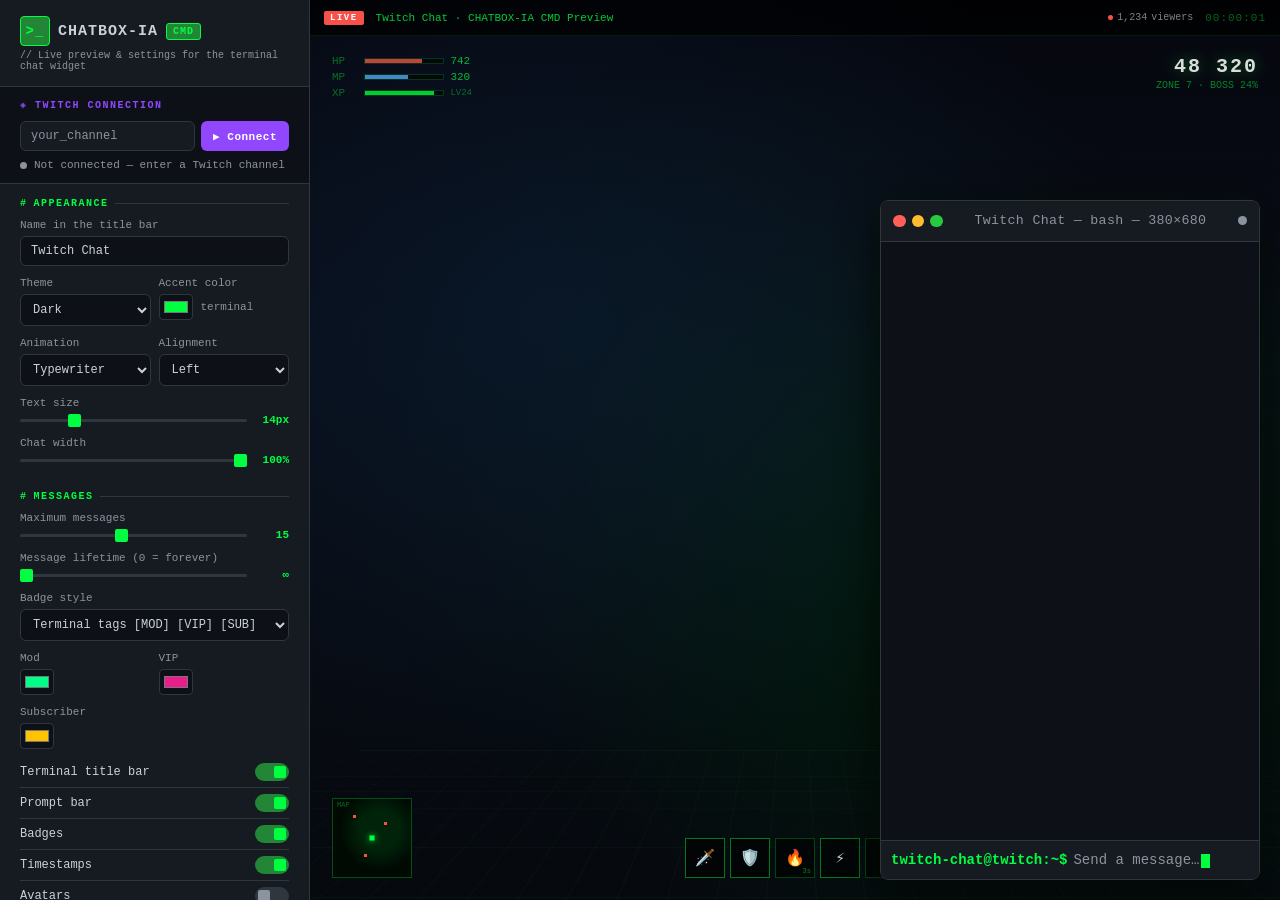
<file: index.html>
<!DOCTYPE html>
<html lang="en">
<head>
  <meta charset="UTF-8">
  <meta name="viewport" content="width=device-width, initial-scale=1.0">
  <title>CHATBOX-IA CMD · Viewer</title>
  <style>
    /* ── Reset & base ── */
    *, *::before, *::after { box-sizing: border-box; margin: 0; padding: 0; }

    :root {
      --bg:          #0d1117;
      --panel:       #161b22;
      --panel-border:#30363d;
      --panel-hover: #1c2128;
      --accent:      #00ff41;
      --accent-dim:  #238636;
      --text:        #c9d1d9;
      --text-muted:  #8b949e;
      --danger:      #f85149;
      --gold:        #e3b341;
      --radius:      6px;
    }

    html, body {
      height: 100%;
      font-family: 'Courier New', Courier, monospace;
      background: var(--bg);
      color: var(--text);
      overflow: hidden;
    }

    /* ── Layout ── */
    .layout {
      display: flex;
      height: 100vh;
      overflow: hidden;
    }

    /* =====================================================
       SIDEBAR
    ===================================================== */
    .sidebar {
      width: 310px;
      min-width: 310px;
      height: 100vh;
      background: var(--panel);
      border-right: 1px solid var(--panel-border);
      display: flex;
      flex-direction: column;
      overflow: hidden;
    }

    /* Logo */
    .sidebar-logo {
      padding: 16px 20px 14px;
      border-bottom: 1px solid var(--panel-border);
      flex-shrink: 0;
    }

    .logo-title {
      display: flex;
      align-items: center;
      gap: 8px;
      font-size: 15px;
      font-weight: 700;
      letter-spacing: 1px;
    }

    .logo-icon {
      width: 30px;
      height: 30px;
      background: var(--accent-dim);
      border-radius: 4px;
      display: flex;
      align-items: center;
      justify-content: center;
      font-size: 14px;
      color: var(--accent);
      border: 1px solid var(--accent);
      flex-shrink: 0;
    }

    .logo-badge {
      font-size: 10px;
      font-weight: 700;
      background: var(--accent-dim);
      color: var(--accent);
      padding: 2px 6px;
      border-radius: 3px;
      letter-spacing: 1px;
      border: 1px solid var(--accent);
    }

    .logo-sub {
      font-size: 10px;
      color: var(--text-muted);
      margin-top: 4px;
    }

    /* Scrollable content */
    .sidebar-scroll {
      flex: 1;
      overflow-y: auto;
      padding: 0 0 20px;
      scrollbar-width: thin;
      scrollbar-color: #30363d transparent;
    }

    .sidebar-scroll::-webkit-scrollbar       { width: 4px; }
    .sidebar-scroll::-webkit-scrollbar-thumb { background: #30363d; border-radius: 2px; }

    /* ── Twitch connection ── */
    .twitch-section {
      padding: 12px 20px;
      background: #0d1117;
      border-bottom: 1px solid var(--panel-border);
      flex-shrink: 0;
    }

    .twitch-section-title {
      font-size: 10px;
      font-weight: 700;
      letter-spacing: 1.5px;
      color: #9147FF;
      text-transform: uppercase;
      margin-bottom: 10px;
      display: flex;
      align-items: center;
      gap: 6px;
    }

    .twitch-row {
      display: flex;
      gap: 6px;
      margin-bottom: 8px;
    }

    .twitch-input {
      flex: 1;
      background: #161b22;
      border: 1px solid var(--panel-border);
      border-radius: var(--radius);
      padding: 7px 10px;
      color: var(--text);
      font-size: 12px;
      font-family: 'Courier New', monospace;
      outline: none;
      transition: border-color .15s;
      min-width: 0;
    }

    .twitch-input:focus { border-color: #9147FF; }
    .twitch-input::placeholder { color: var(--text-muted); }

    .twitch-btn {
      padding: 7px 12px;
      background: #9147FF;
      color: #fff;
      border: none;
      border-radius: var(--radius);
      font-size: 11px;
      font-family: 'Courier New', monospace;
      font-weight: 700;
      cursor: pointer;
      flex-shrink: 0;
      transition: background .15s;
      letter-spacing: .5px;
    }

    .twitch-btn:hover { background: #7b2fff; }
    .twitch-btn.twitch-connected { background: var(--danger); }
    .twitch-btn.twitch-connected:hover { background: #c62828; }

    .conn-status-row {
      display: flex;
      align-items: center;
      gap: 7px;
    }

    .conn-dot {
      width: 7px;
      height: 7px;
      border-radius: 50%;
      flex-shrink: 0;
      background: var(--text-muted);
      transition: background .3s;
    }

    .conn-dot.conn-connected    { background: var(--accent); box-shadow: 0 0 5px var(--accent); }
    .conn-dot.conn-connecting   { background: var(--gold); animation: connPulse 1.1s ease-in-out infinite; }
    .conn-dot.conn-error        { background: var(--danger); animation: connPulse 1.1s ease-in-out infinite; }
    .conn-dot.conn-disconnected { background: var(--text-muted); }

    @keyframes connPulse {
      0%, 100% { opacity: 1; }
      50%       { opacity: 0.2; }
    }

    .conn-text {
      font-size: 11px;
      color: var(--text-muted);
    }

    /* Sections */
    .section {
      padding: 14px 20px 0;
    }

    .section + .section { margin-top: 4px; }

    .section-title {
      font-size: 10px;
      font-weight: 700;
      letter-spacing: 1.5px;
      color: var(--accent);
      text-transform: uppercase;
      margin-bottom: 10px;
      display: flex;
      align-items: center;
      gap: 6px;
    }

    .section-title::before { content: '# '; }

    .section-title::after {
      content: '';
      flex: 1;
      height: 1px;
      background: var(--panel-border);
    }

    /* Form controls */
    .ctrl-row {
      margin-bottom: 11px;
    }

    .ctrl-label {
      font-size: 11px;
      color: var(--text-muted);
      margin-bottom: 5px;
      display: block;
    }

    .ctrl-input {
      width: 100%;
      background: #0d1117;
      border: 1px solid var(--panel-border);
      border-radius: var(--radius);
      padding: 7px 10px;
      color: var(--text);
      font-size: 12px;
      font-family: 'Courier New', monospace;
      outline: none;
      transition: border-color .15s;
    }

    .ctrl-input:focus { border-color: var(--accent); }
    .ctrl-input::placeholder { color: var(--text-muted); }

    /* Theme toggle */
    .theme-toggle {
      display: flex;
      background: #0d1117;
      border: 1px solid var(--panel-border);
      border-radius: var(--radius);
      overflow: hidden;
    }

    .theme-btn {
      flex: 1;
      padding: 7px 8px;
      background: none;
      border: none;
      color: var(--text-muted);
      font-size: 11px;
      font-family: 'Courier New', monospace;
      cursor: pointer;
      transition: all .15s;
      display: flex;
      align-items: center;
      justify-content: center;
      gap: 4px;
      letter-spacing: .3px;
    }

    .theme-btn.active {
      background: var(--accent-dim);
      color: var(--accent);
      font-weight: 700;
    }

    /* Range slider */
    .range-wrap {
      display: flex;
      align-items: center;
      gap: 10px;
    }

    .ctrl-range {
      flex: 1;
      -webkit-appearance: none;
      height: 3px;
      background: #30363d;
      border-radius: 2px;
      outline: none;
    }

    .ctrl-range::-webkit-slider-thumb {
      -webkit-appearance: none;
      width: 13px;
      height: 13px;
      background: var(--accent);
      border-radius: 2px;
      cursor: pointer;
    }

    .ctrl-range::-moz-range-thumb {
      width: 13px;
      height: 13px;
      background: var(--accent);
      border-radius: 2px;
      cursor: pointer;
      border: none;
    }

    .range-val {
      font-size: 11px;
      color: var(--accent);
      font-weight: 700;
      min-width: 32px;
      text-align: right;
    }

    /* Toggle switches */
    .toggle-row {
      display: flex;
      align-items: center;
      justify-content: space-between;
      padding: 6px 0;
      border-bottom: 1px solid var(--panel-border);
    }

    .toggle-row:last-child { border-bottom: none; }

    .toggle-name {
      font-size: 12px;
      color: var(--text);
    }

    .toggle-switch {
      position: relative;
      width: 34px;
      height: 18px;
      flex-shrink: 0;
    }

    .toggle-switch input { opacity: 0; width: 0; height: 0; }

    .toggle-track {
      position: absolute;
      inset: 0;
      background: #30363d;
      border-radius: 18px;
      cursor: pointer;
      transition: background .2s;
    }

    .toggle-track::before {
      content: '';
      position: absolute;
      width: 12px;
      height: 12px;
      left: 3px;
      top: 3px;
      background: #8b949e;
      border-radius: 2px;
      transition: transform .2s, background .2s;
    }

    .toggle-switch input:checked + .toggle-track { background: var(--accent-dim); }

    .toggle-switch input:checked + .toggle-track::before {
      transform: translateX(16px);
      background: var(--accent);
    }

    /* Test message buttons */
    .test-btn {
      width: 100%;
      padding: 8px 12px;
      border-radius: var(--radius);
      border: 1px solid var(--panel-border);
      background: var(--panel-hover);
      color: var(--text);
      font-size: 11px;
      font-family: 'Courier New', monospace;
      cursor: pointer;
      text-align: left;
      display: flex;
      align-items: center;
      gap: 8px;
      margin-bottom: 6px;
      transition: border-color .15s, background .15s;
    }

    .test-btn::before { content: '$ '; color: var(--accent); font-weight: 700; flex-shrink: 0; }
    .test-btn:hover { border-color: var(--accent); background: #0d1117; }
    .test-btn:active { transform: scale(.98); }

    .test-btn .btn-badge {
      font-size: 10px;
      padding: 1px 5px;
      border-radius: 3px;
      font-weight: 700;
      margin-left: auto;
    }

    .badge-mod  { background: #34AE1A22; color: #34AE1A; border: 1px solid #34AE1A44; }
    .badge-sub  { background: #9147FF22; color: #9147FF; border: 1px solid #9147FF44; }
    .badge-vip  { background: #E91E8C22; color: #E91E8C; border: 1px solid #E91E8C44; }
    .badge-bc   { background: #e3b34122; color: #e3b341; border: 1px solid #e3b34144; }

    .burst-btn {
      width: 100%;
      padding: 9px;
      border-radius: var(--radius);
      border: 1px dashed var(--accent-dim);
      background: transparent;
      color: var(--accent);
      font-size: 11px;
      font-family: 'Courier New', monospace;
      font-weight: 700;
      cursor: pointer;
      display: flex;
      align-items: center;
      justify-content: center;
      gap: 6px;
      transition: background .15s;
      margin-top: 4px;
    }

    .burst-btn:hover { background: rgba(0,255,65,.08); }

    /* URL section */
    .url-box {
      background: #0d1117;
      border: 1px solid var(--panel-border);
      border-radius: var(--radius);
      padding: 9px 12px;
      margin-bottom: 10px;
    }

    .url-text {
      font-size: 11px;
      color: var(--accent);
      word-break: break-all;
      font-family: 'Courier New', monospace;
      line-height: 1.5;
    }

    .copy-btn {
      width: 100%;
      padding: 8px;
      border-radius: var(--radius);
      border: none;
      background: var(--accent-dim);
      color: var(--accent);
      font-size: 12px;
      font-family: 'Courier New', monospace;
      font-weight: 700;
      cursor: pointer;
      display: flex;
      align-items: center;
      justify-content: center;
      gap: 6px;
      transition: background .15s;
      letter-spacing: .5px;
    }

    .copy-btn:hover { background: #2ea043; color: #fff; }
    .copy-btn.copied { background: #1f6feb; color: #fff; }

    .url-hint {
      font-size: 11px;
      color: var(--text-muted);
      margin-top: 8px;
      line-height: 1.6;
    }

    .url-hint strong { color: var(--text); }

    /* =====================================================
       STREAM PREVIEW
    ===================================================== */
    .preview {
      flex: 1;
      position: relative;
      overflow: hidden;
      background: #000;
    }

    /* Scene */
    .stream-scene {
      position: absolute;
      inset: 0;
      background:
        radial-gradient(ellipse at 25% 35%, #0a1628 0%, transparent 55%),
        radial-gradient(ellipse at 75% 65%, #001a0a 0%, transparent 50%),
        linear-gradient(180deg, #06070f 0%, #0a0e18 40%, #060a0f 100%);
    }

    /* Grid floor */
    .grid-floor {
      position: absolute;
      bottom: 0;
      left: -20%;
      right: -20%;
      height: 45%;
      background-image:
        linear-gradient(rgba(0,255,65,.04) 1px, transparent 1px),
        linear-gradient(90deg, rgba(0,255,65,.04) 1px, transparent 1px);
      background-size: 50px 50px;
      transform: perspective(600px) rotateX(55deg);
      transform-origin: bottom center;
    }

    /* Scan lines */
    .scanlines {
      position: absolute;
      inset: 0;
      background: repeating-linear-gradient(
        0deg,
        rgba(0,0,0,.04) 0px,
        rgba(0,0,0,.04) 1px,
        transparent 1px,
        transparent 2px
      );
      pointer-events: none;
    }

    /* Terminal glow overlay */
    .terminal-glow {
      position: absolute;
      inset: 0;
      background: radial-gradient(ellipse at 50% 50%, rgba(0,255,65,.03) 0%, transparent 70%);
      pointer-events: none;
    }

    /* ── Fake HUD ── */
    .hud {
      position: absolute;
      inset: 0;
      pointer-events: none;
      padding: 18px 22px;
    }

    .hud-tl { position: absolute; top: 55px; left: 22px; }
    .hud-tr { position: absolute; top: 55px; right: 22px; }
    .hud-bl { position: absolute; bottom: 22px; left: 22px; }
    .hud-bc { position: absolute; bottom: 22px; left: 50%; transform: translateX(-50%); }

    /* Terminal-style stat lines */
    .hud-stat-block {
      font-family: 'Courier New', monospace;
      font-size: 11px;
      display: flex;
      flex-direction: column;
      gap: 4px;
    }

    .hud-stat-line {
      color: rgba(0,255,65,.7);
      display: flex;
      align-items: center;
      gap: 6px;
      white-space: nowrap;
    }

    .hud-stat-label {
      color: rgba(0,255,65,.4);
      min-width: 4ch;
    }

    .hud-stat-bar {
      width: 80px;
      height: 6px;
      background: rgba(0,0,0,.5);
      border: 1px solid rgba(0,255,65,.2);
      position: relative;
    }

    .hud-stat-fill {
      height: 100%;
      background: var(--accent);
      opacity: .8;
    }

    .hud-score-block {
      font-family: 'Courier New', monospace;
      text-align: right;
    }

    .hud-score-value {
      font-size: 20px;
      font-weight: 700;
      color: rgba(255,255,255,.85);
      text-shadow: 0 0 15px rgba(0,255,65,.4);
      letter-spacing: 2px;
    }

    .hud-score-label {
      font-size: 10px;
      color: rgba(0,255,65,.5);
      margin-top: 2px;
    }

    /* Minimap terminal style */
    .minimap {
      width: 80px;
      height: 80px;
      border: 1px solid rgba(0,255,65,.3);
      background: rgba(0,0,0,.6);
      position: relative;
      overflow: hidden;
      font-family: 'Courier New', monospace;
    }

    .minimap::before {
      content: 'MAP';
      position: absolute;
      top: 2px;
      left: 4px;
      font-size: 7px;
      color: rgba(0,255,65,.4);
    }

    .minimap-bg {
      width: 100%;
      height: 100%;
      background:
        radial-gradient(circle at 60% 40%, rgba(0,255,65,.1) 30%, transparent 60%),
        #000a03;
    }

    .minimap-dot {
      position: absolute;
      width: 5px;
      height: 5px;
      top: 50%;
      left: 50%;
      transform: translate(-50%, -50%);
      background: var(--accent);
      box-shadow: 0 0 6px var(--accent);
    }

    .minimap-enemy {
      position: absolute;
      width: 3px;
      height: 3px;
      background: var(--danger);
    }

    /* Ability bar terminal style */
    .ability-bar {
      display: flex;
      gap: 5px;
    }

    .ability {
      width: 40px;
      height: 40px;
      border: 1px solid rgba(0,255,65,.25);
      background: rgba(0,0,0,.6);
      display: flex;
      align-items: center;
      justify-content: center;
      font-size: 16px;
      position: relative;
      font-family: 'Courier New', monospace;
    }

    .ability .cd {
      position: absolute;
      bottom: 2px;
      right: 3px;
      font-size: 7px;
      color: rgba(0,255,65,.5);
    }

    .ability.ready { border-color: rgba(0,255,65,.45); }

    /* ── Stream topbar ── */
    .stream-topbar {
      position: absolute;
      top: 0;
      left: 0;
      right: 0;
      height: 36px;
      background: rgba(0,0,0,.7);
      border-bottom: 1px solid rgba(0,255,65,.1);
      display: flex;
      align-items: center;
      padding: 0 14px;
      gap: 12px;
      z-index: 10;
      font-family: 'Courier New', monospace;
    }

    .live-badge {
      background: #f85149;
      color: #fff;
      font-size: 9px;
      font-weight: 800;
      letter-spacing: 1.5px;
      padding: 2px 6px;
      border-radius: 2px;
    }

    .stream-title {
      font-size: 11px;
      color: rgba(0,255,65,.8);
      flex: 1;
      white-space: nowrap;
      overflow: hidden;
      text-overflow: ellipsis;
    }

    .stream-viewers {
      font-size: 10px;
      color: rgba(255,255,255,.5);
      display: flex;
      align-items: center;
      gap: 4px;
      flex-shrink: 0;
    }

    .viewer-dot { width: 5px; height: 5px; background: var(--danger); border-radius: 50%; }

    .stream-timer {
      font-size: 11px;
      font-family: 'Courier New', monospace;
      color: rgba(0,255,65,.4);
      flex-shrink: 0;
      letter-spacing: 1px;
    }

    /* ── Widget iframe ── */
    .widget-frame-wrap {
      position: absolute;
      bottom: 20px;
      right: 20px;
      width: 380px;
      height: 680px;
      border-radius: 8px;
      overflow: hidden;
      box-shadow: 0 8px 40px rgba(0,0,0,.8), 0 0 20px rgba(0,255,65,.05);
    }

    #widget-frame {
      width: 100%;
      height: 100%;
      border: none;
      display: block;
    }

    /* Toast notification */
    .toast {
      position: fixed;
      bottom: 24px;
      left: 50%;
      transform: translateX(-50%) translateY(80px);
      background: #161b22;
      color: var(--accent);
      font-size: 12px;
      font-family: 'Courier New', monospace;
      padding: 8px 16px;
      border-radius: 3px;
      border: 1px solid var(--accent-dim);
      box-shadow: 0 4px 20px rgba(0,0,0,.6);
      transition: transform .3s cubic-bezier(.34,1.56,.64,1);
      z-index: 100;
      pointer-events: none;
    }

    .toast::before { content: '> '; }
    .toast.show { transform: translateX(-50%) translateY(0); }
    /* ── Added: selects, colors, grids ── */
    .ctrl-select {
      width: 100%;
      background: #0d1117;
      border: 1px solid var(--panel-border);
      border-radius: var(--radius);
      padding: 7px 8px;
      color: var(--text);
      font-size: 12px;
      font-family: 'Courier New', monospace;
      outline: none;
      cursor: pointer;
    }
    .ctrl-select:focus { border-color: var(--accent); }

    .ctrl-grid { display: grid; grid-template-columns: 1fr 1fr; gap: 8px; }
    .ctrl-grid .ctrl-row { margin-bottom: 0; }
    .ctrl-grid + .ctrl-row, .ctrl-grid + .ctrl-grid { margin-top: 11px; }

    .color-row { display: flex; align-items: center; gap: 8px; }
    .color-row input[type="color"] {
      width: 34px; height: 26px; padding: 2px;
      background: #0d1117; border: 1px solid var(--panel-border); border-radius: 4px; cursor: pointer;
    }
    .color-row span { font-size: 11px; color: var(--text-muted); }

    .btn-row { display: flex; gap: 5px; margin-top: 5px; }
    .btn-row .test-btn { flex: 1; margin: 0; justify-content: center; }
    .btn-row .test-btn::before { content: none; }

    .help-steps { font-size: 11px; color: var(--text-muted); line-height: 1.6; margin-top: 8px; }
    .help-steps strong { color: var(--text); }
    .help-steps code { color: var(--accent); }
    .help-steps ol { padding-left: 16px; margin: 4px 0 10px; }

    .widget-frame-wrap { transition: width .2s, height .2s; }
  </style>
</head>
<body>

<div class="layout">

  <!-- ── SIDEBAR ── -->
  <aside class="sidebar">

    <div class="sidebar-logo">
      <div class="logo-title">
        <div class="logo-icon">&gt;_</div>
        CHATBOX-IA <span class="logo-badge">CMD</span>
      </div>
      <div class="logo-sub">// Live preview &amp; settings for the terminal chat widget</div>
    </div>

    <!-- Twitch connection -->
    <div class="twitch-section">
      <div class="twitch-section-title">◈ Twitch connection</div>
      <div class="twitch-row">
        <input class="twitch-input" id="ctrl-channel" type="text" placeholder="your_channel" autocomplete="off" spellcheck="false" />
        <button class="twitch-btn" id="twitch-connect-btn" onclick="toggleTwitchConnection()">▶ Connect</button>
      </div>
      <div class="conn-status-row">
        <div class="conn-dot conn-disconnected" id="viewer-conn-dot"></div>
        <span class="conn-text" id="viewer-conn-text">Not connected — enter a Twitch channel</span>
      </div>
    </div>

    <div class="sidebar-scroll">

      <!-- Appearance -->
      <div class="section">
        <div class="section-title">Appearance</div>

        <div class="ctrl-row">
          <label class="ctrl-label" for="ctrl-name">Name in the title bar</label>
          <input class="ctrl-input" id="ctrl-name" data-key="streamName" type="text" value="Twitch Chat" />
        </div>

        <div class="ctrl-grid">
          <div class="ctrl-row">
            <label class="ctrl-label">Theme</label>
            <select class="ctrl-select" data-key="theme">
              <option value="dark" selected>Dark</option>
              <option value="light">Light</option>
              <option value="amoled">AMOLED</option>
            </select>
          </div>
          <div class="ctrl-row">
            <label class="ctrl-label">Accent color</label>
            <div class="color-row"><input type="color" data-key="accentColor" value="#00ff41" /><span>terminal</span></div>
          </div>
        </div>

        <div class="ctrl-grid">
          <div class="ctrl-row">
            <label class="ctrl-label">Animation</label>
            <select class="ctrl-select" data-key="messageAnimation">
              <option value="type" selected>Typewriter</option>
              <option value="slide">Slide</option>
              <option value="fade">Fade</option>
              <option value="none">None</option>
            </select>
          </div>
          <div class="ctrl-row">
            <label class="ctrl-label">Alignment</label>
            <select class="ctrl-select" data-key="alignment">
              <option value="left" selected>Left</option>
              <option value="right">Right</option>
              <option value="center">Center</option>
            </select>
          </div>
        </div>

        <div class="ctrl-row">
          <label class="ctrl-label">Text size</label>
          <div class="range-wrap"><input class="ctrl-range" data-key="fontSize" data-fmt="px" type="range" min="10" max="28" value="14" /><span class="range-val"></span></div>
        </div>
        <div class="ctrl-row">
          <label class="ctrl-label">Chat width</label>
          <div class="range-wrap"><input class="ctrl-range" data-key="chatWidth" data-fmt="%" type="range" min="30" max="100" step="5" value="100" /><span class="range-val"></span></div>
        </div>
      </div>

      <!-- Messages -->
      <div class="section">
        <div class="section-title">Messages</div>

        <div class="ctrl-row">
          <label class="ctrl-label">Maximum messages</label>
          <div class="range-wrap"><input class="ctrl-range" data-key="maxMessages" type="range" min="3" max="30" value="15" /><span class="range-val"></span></div>
        </div>
        <div class="ctrl-row">
          <label class="ctrl-label">Message lifetime (0 = forever)</label>
          <div class="range-wrap"><input class="ctrl-range" data-key="messageDuration" data-fmt="s" type="range" min="0" max="120" step="5" value="0" /><span class="range-val"></span></div>
        </div>

        <div class="ctrl-row">
          <label class="ctrl-label">Badge style</label>
          <select class="ctrl-select" data-key="badgeStyle">
            <option value="text" selected>Terminal tags [MOD] [VIP] [SUB]</option>
            <option value="icon">Icons</option>
          </select>
        </div>

        <div class="ctrl-grid">
          <div class="ctrl-row"><label class="ctrl-label">Mod</label><div class="color-row"><input type="color" data-key="modColor" value="#00ff88" /></div></div>
          <div class="ctrl-row"><label class="ctrl-label">VIP</label><div class="color-row"><input type="color" data-key="vipColor" value="#e91e8c" /></div></div>
        </div>
        <div class="ctrl-grid">
          <div class="ctrl-row"><label class="ctrl-label">Subscriber</label><div class="color-row"><input type="color" data-key="subColor" value="#ffc200" /></div></div>
          <div class="ctrl-row"></div>
        </div>

        <div style="margin-top:8px">
          <div class="toggle-row"><span class="toggle-name">Terminal title bar</span><label class="toggle-switch"><input type="checkbox" data-key="showHeader" checked /><span class="toggle-track"></span></label></div>
          <div class="toggle-row"><span class="toggle-name">Prompt bar</span><label class="toggle-switch"><input type="checkbox" data-key="showInputBar" checked /><span class="toggle-track"></span></label></div>
          <div class="toggle-row"><span class="toggle-name">Badges</span><label class="toggle-switch"><input type="checkbox" data-key="showBadges" checked /><span class="toggle-track"></span></label></div>
          <div class="toggle-row"><span class="toggle-name">Timestamps</span><label class="toggle-switch"><input type="checkbox" data-key="showTimestamp" checked /><span class="toggle-track"></span></label></div>
          <div class="toggle-row"><span class="toggle-name">Avatars</span><label class="toggle-switch"><input type="checkbox" data-key="showAvatars" /><span class="toggle-track"></span></label></div>
        </div>
      </div>

      <!-- Alerts -->
      <div class="section">
        <div class="section-title">Alerts</div>
        <div class="toggle-row" style="border-bottom:none"><span class="toggle-name">Show alert pop-ups</span><label class="toggle-switch"><input type="checkbox" data-key="showAlerts" checked /><span class="toggle-track"></span></label></div>
        <div class="ctrl-row" style="margin-top:6px">
          <label class="ctrl-label">Currency for donations</label>
          <select class="ctrl-select" data-key="currency">
            <option value="$" selected>Dollar ($)</option>
            <option value="€">Euro (€)</option>
            <option value="£">Pound (£)</option>
            <option value="auto">Automatic (StreamElements currency)</option>
          </select>
        </div>
        <div class="ctrl-row">
          <label class="ctrl-label">Alert duration</label>
          <div class="range-wrap"><input class="ctrl-range" data-key="alertDuration" data-fmt="s" type="range" min="2" max="15" value="5" /><span class="range-val"></span></div>
        </div>
        <div class="btn-row">
          <button class="test-btn" onclick="sendEvent('follow')">♥ Follow</button>
          <button class="test-btn" onclick="sendEvent('sub')">★ Sub</button>
          <button class="test-btn" onclick="sendEvent('gift')">🎁 Gift ×5</button>
        </div>
        <div class="btn-row" style="margin-bottom:6px">
          <button class="test-btn" onclick="sendEvent('bits')">◆ Bits</button>
          <button class="test-btn" onclick="sendEvent('tip')">$ Tip</button>
          <button class="test-btn" onclick="sendEvent('raid')">⚔ Raid</button>
        </div>
      </div>

      <!-- Goal -->
      <div class="section">
        <div class="section-title">Goal bar</div>

        <div class="toggle-row" style="border-bottom:none"><span class="toggle-name">Show goal bar</span><label class="toggle-switch"><input type="checkbox" data-key="showGoal" id="opt-goal" /><span class="toggle-track"></span></label></div>

        <div id="goal-settings" style="margin-top:8px">
          <div class="ctrl-grid">
            <div class="ctrl-row">
              <label class="ctrl-label">Type</label>
              <select class="ctrl-select" data-key="goalType">
                <option value="followers">Followers</option>
                <option value="subs" selected>Subscribers</option>
                <option value="bits">Bits</option>
                <option value="donations">Donations</option>
              </select>
            </div>
            <div class="ctrl-row">
              <label class="ctrl-label">Orientation</label>
              <select class="ctrl-select" data-key="goalOrientation">
                <option value="horizontal" selected>Horizontal</option>
                <option value="vertical">Vertical</option>
              </select>
            </div>
          </div>
          <div class="ctrl-row">
            <label class="ctrl-label">Title</label>
            <input class="ctrl-input" data-key="goalTitle" type="text" value="Sub goal" />
          </div>
          <div class="ctrl-row">
            <label class="ctrl-label">Description (e.g. Facecam at 100 subs!)</label>
            <input class="ctrl-input" data-key="goalDesc" type="text" value="" placeholder="Leave empty to hide" />
          </div>
          <div class="ctrl-grid">
            <div class="ctrl-row"><label class="ctrl-label">Starting value</label><input class="ctrl-input" data-key="goalCurrent" id="ctrl-goal-current" type="number" min="0" value="0" /></div>
            <div class="ctrl-row"><label class="ctrl-label">Target</label><input class="ctrl-input" data-key="goalTarget" type="number" min="1" value="100" /></div>
          </div>
          <div class="ctrl-grid">
            <div class="ctrl-row"><label class="ctrl-label">Bar color</label><div class="color-row"><input type="color" data-key="goalColor" value="#00ff41" /></div></div>
            <div class="ctrl-row"></div>
          </div>
          <div class="toggle-row" style="border-bottom:none"><span class="toggle-name">Auto-count stream events</span><label class="toggle-switch"><input type="checkbox" data-key="goalAutoTrack" checked /><span class="toggle-track"></span></label></div>
          <div class="btn-row" style="margin-bottom:6px">
            <button class="test-btn" onclick="bumpGoal(1)">+1</button>
            <button class="test-btn" onclick="bumpGoal(10)">+10</button>
            <button class="test-btn" style="color:var(--danger)" onclick="resetGoal()">↺ reset</button>
          </div>
        </div>
      </div>

      <!-- Test messages -->
      <div class="section">
        <div class="section-title">Test messages</div>
        <button class="test-btn" onclick="sendTest('normal')">simple_msg</button>
        <button class="test-btn" onclick="sendTest('mod')">moderator <span class="btn-badge badge-mod">MOD</span></button>
        <button class="test-btn" onclick="sendTest('sub')">subscriber <span class="btn-badge badge-sub">SUB</span></button>
        <button class="test-btn" onclick="sendTest('vip')">vip <span class="btn-badge badge-vip">VIP</span></button>
        <button class="test-btn" onclick="sendTest('broadcaster')">broadcaster <span class="btn-badge badge-bc">LIVE</span></button>
        <button class="test-btn" onclick="sendTest('long')">long_message</button>
        <button class="burst-btn" onclick="sendBurst()">⚡ burst × 5</button>
      </div>

      <!-- OBS / StreamElements -->
      <div class="section">
        <div class="section-title">Add it to your stream</div>

        <div class="ctrl-grid">
          <div class="ctrl-row"><label class="ctrl-label">Source width (px)</label><input class="ctrl-input" id="ctrl-w" type="number" min="200" value="380" /></div>
          <div class="ctrl-row"><label class="ctrl-label">Source height (px)</label><input class="ctrl-input" id="ctrl-h" type="number" min="200" value="680" /></div>
        </div>

        <div class="ctrl-label" style="margin-top:11px">OBS link (your channel + all the settings above)</div>
        <div class="url-box"><div class="url-text" id="widget-url-display">Loading…</div></div>
        <button class="copy-btn" id="copy-btn" onclick="copyUrl()">📋 Copy the OBS link</button>

        <div class="help-steps">
          <strong>Option A — OBS only (no account):</strong>
          <ol>
            <li>Type your channel above and click <strong>Connect</strong> to check it works.</li>
            <li>Click <strong>Copy the OBS link</strong>.</li>
            <li>OBS → <strong>+</strong> → <strong>Browser</strong> → paste the link in <strong>URL</strong> → width/height as above.</li>
          </ol>
          <strong>Option B — StreamElements:</strong>
          <ol>
            <li>Overlays → your overlay → <strong>+</strong> → Static/Custom → <strong>Custom widget</strong> → <strong>Open editor</strong>.</li>
            <li>Paste the files from the <code>streamelements/</code> folder into the HTML, CSS, JS and FIELDS tabs.</li>
            <li>Leave the Twitch channel field empty: StreamElements feeds the chat itself (and also sends follows &amp; tips).</li>
          </ol>
        </div>
      </div>

    </div>
  </aside>

  <!-- ── STREAM PREVIEW ── -->
  <main class="preview">

    <div class="stream-scene">
      <div class="grid-floor"></div>
      <div class="scanlines"></div>
      <div class="terminal-glow"></div>
    </div>

    <div class="hud">
      <div class="hud-tl">
        <div class="hud-stat-block">
          <div class="hud-stat-line"><span class="hud-stat-label">HP</span><div class="hud-stat-bar"><div class="hud-stat-fill" style="width:72%;background:#f85149"></div></div><span>742</span></div>
          <div class="hud-stat-line"><span class="hud-stat-label">MP</span><div class="hud-stat-bar"><div class="hud-stat-fill" style="width:55%;background:#58a6ff"></div></div><span>320</span></div>
          <div class="hud-stat-line"><span class="hud-stat-label">XP</span><div class="hud-stat-bar"><div class="hud-stat-fill" style="width:88%;"></div></div><span style="font-size:9px;color:rgba(0,255,65,.4)">LV24</span></div>
        </div>
      </div>
      <div class="hud-tr">
        <div class="hud-score-block">
          <div class="hud-score-value">48 320</div>
          <div class="hud-score-label">ZONE 7 · BOSS 24%</div>
        </div>
      </div>
      <div class="hud-bl">
        <div class="minimap">
          <div class="minimap-bg"></div>
          <div class="minimap-dot"></div>
          <div class="minimap-enemy" style="top:30%;left:65%"></div>
          <div class="minimap-enemy" style="top:70%;left:40%"></div>
          <div class="minimap-enemy" style="top:20%;left:25%"></div>
        </div>
      </div>
      <div class="hud-bc">
        <div class="ability-bar">
          <div class="ability ready">🗡️<span class="cd"></span></div>
          <div class="ability ready">🛡️<span class="cd"></span></div>
          <div class="ability">🔥<span class="cd">3s</span></div>
          <div class="ability ready">⚡<span class="cd"></span></div>
          <div class="ability">❄️<span class="cd">8s</span></div>
        </div>
      </div>
    </div>

    <div class="stream-topbar">
      <div class="live-badge">LIVE</div>
      <div class="stream-title" id="topbar-title">Twitch Chat · CHATBOX-IA CMD Preview</div>
      <div class="stream-viewers"><div class="viewer-dot"></div><span id="viewer-count">1,234</span> viewers</div>
      <div class="stream-timer" id="stream-timer">00:00:00</div>
    </div>

    <div class="widget-frame-wrap" id="frame-wrap">
      <iframe id="widget-frame" src="./widget/index.html" title="CMD Chat Widget"></iframe>
    </div>

  </main>
</div>

<div class="toast" id="toast"></div>

<script>
// =====================================================
//   Widget bridge — everything goes through postMessage
// =====================================================

const frame = document.getElementById('widget-frame');
const send  = (msg) => { try { frame.contentWindow.postMessage(msg, '*'); } catch (_) {} };

window.addEventListener('message', ({ data }) => {
  if (data?.type === 'cmd:ready') pushConfig();
  if (data?.type === 'twitchStatus') updateViewerConnStatus(data.status, data.channel);
});

// =====================================================
//   Settings ↔ controls (every input with data-key is a widget setting)
// =====================================================

const controls = [...document.querySelectorAll('[data-key]')];
const readValue = (el) => el.type === 'checkbox' ? el.checked : (el.type === 'range' || el.type === 'number') ? +el.value : el.value;
const INITIAL = Object.fromEntries(controls.map(el => [el.dataset.key, readValue(el)]));  // = widget defaults

function currentConfig() {
  return Object.fromEntries(controls.map(el => [el.dataset.key, readValue(el)]));
}

function refreshRangeLabels() {
  document.querySelectorAll('input[type="range"][data-key]').forEach(el => {
    const lab = el.parentElement.querySelector('.range-val');
    const v = +el.value, fmt = el.dataset.fmt || '';
    if (lab) lab.textContent = el.dataset.key === 'messageDuration' && v === 0 ? '∞' : `${v}${fmt}`;
  });
}

function pushConfig() {
  refreshRangeLabels();
  document.getElementById('goal-settings').style.display = document.getElementById('opt-goal').checked ? '' : 'none';
  send({ type: 'cmd:config', config: currentConfig() });
  const name = document.querySelector('[data-key="streamName"]').value || 'Twitch Chat';
  document.getElementById('topbar-title').textContent = `${name} · CHATBOX-IA CMD Preview`;
  updateWidgetUrl();
}

controls.forEach(el => el.addEventListener(el.type === 'checkbox' || el.tagName === 'SELECT' ? 'change' : 'input', pushConfig));
frame.addEventListener('load', () => setTimeout(pushConfig, 50));

// Preview size follows the OBS source size
function resizePreview() {
  const w = Math.max(200, +document.getElementById('ctrl-w').value || 380);
  const h = Math.max(200, +document.getElementById('ctrl-h').value || 680);
  const wrap = document.getElementById('frame-wrap');
  wrap.style.width = `${w}px`;
  wrap.style.height = `${h}px`;
  updateWidgetUrl();
}
['ctrl-w', 'ctrl-h'].forEach(id => document.getElementById(id).addEventListener('input', resizePreview));

// =====================================================
//   Twitch connection
// =====================================================

let twitchConnected = false;

function toggleTwitchConnection() {
  if (twitchConnected) disconnectTwitchViewer();
  else connectTwitchViewer();
}

function channelValue() {
  return document.getElementById('ctrl-channel').value.trim().replace(/^#/, '').toLowerCase();
}

function connectTwitchViewer() {
  const channel = channelValue();
  if (!channel) { document.getElementById('ctrl-channel').focus(); return; }
  send({ type: 'cmd:clear' });
  send({ type: 'cmd:connect', channel });
  updateViewerConnStatus('connecting', channel);
  updateWidgetUrl();
}

function disconnectTwitchViewer() {
  send({ type: 'cmd:disconnect' });
  updateViewerConnStatus('disconnected', '');
}

function updateViewerConnStatus(status, channel) {
  document.getElementById('viewer-conn-dot').className = `conn-dot conn-${status}`;
  document.getElementById('viewer-conn-text').textContent = {
    connected:    `Connected to #${channel} — live chat in the preview`,
    connecting:   `Connecting to #${channel}…`,
    disconnected: 'Not connected — enter a Twitch channel',
    error:        `Could not connect to #${channel}`,
  }[status] ?? 'Not connected';

  twitchConnected = status === 'connected' || status === 'connecting';
  const btn = document.getElementById('twitch-connect-btn');
  btn.textContent = twitchConnected ? '✕ Disconnect' : '▶ Connect';
  btn.classList.toggle('twitch-connected', twitchConnected);
}

const chInput = document.getElementById('ctrl-channel');
chInput.addEventListener('keydown', (e) => { if (e.key === 'Enter') connectTwitchViewer(); });
chInput.addEventListener('input', updateWidgetUrl);

// =====================================================
//   Test messages & events
// =====================================================

const TEST_POOL = {
  normal: [
    { displayName: 'CasualViewer', username: 'casualviewer', text: 'The stream is so good tonight! 🔥',        badges: [],                        color: null      },
    { displayName: 'TwitchFan42',  username: 'twitchfan42',  text: 'Has anyone beaten this boss before?',      badges: [],                        color: '#4D96FF' },
    { displayName: 'RandomUser99', username: 'randomuser99', text: 'Hi everyone!',                              badges: [],                        color: null      },
    { displayName: 'NightWatcher', username: 'nightwatcher', text: 'That last play was insane!!',               badges: [],                        color: '#C77DFF' },
  ],
  mod: [
    { displayName: 'ModPowerful',  username: 'modpowerful',  text: 'Reminder: be respectful in chat 👍',        badges: [{ type: 'moderator' }],   color: '#34AE1A' },
    { displayName: 'ModZero',      username: 'modzero',      text: 'Timeout for spam, careful!',                badges: [{ type: 'moderator' }],   color: '#2ECC71' },
  ],
  sub: [
    { displayName: 'SubLoyalty',   username: 'subloyalty',   text: 'Month 6 of my sub! Never disappointed 🎉',  badges: [{ type: 'subscriber' }],  color: '#9147FF' },
    { displayName: 'NewSub',       username: 'newsub',       text: 'Just subscribed, so happy!',                badges: [{ type: 'subscriber' }],  color: '#7B2FBE' },
  ],
  vip: [
    { displayName: 'VIP_Legend',   username: 'vip_legend',   text: 'Love this stream, you are the best! 💎',    badges: [{ type: 'vip' }],         color: '#E91E8C' },
  ],
  broadcaster: [
    { displayName: 'TheStreamer',  username: 'thestreamer',  text: 'Thanks everyone for the support! ❤️',       badges: [{ type: 'broadcaster' }], color: '#FFD700' },
  ],
  long: [
    { displayName: 'LongTalker',   username: 'longtalker',   text: "Seriously this game is absolutely incredible, I've spent the last 3 hours on it and I can't stop! The map is huge and there are so many secrets to find.", badges: [], color: '#FF9A3C' },
  ],
};

const pick = (arr) => arr[Math.floor(Math.random() * arr.length)];

function sendTest(type) {
  send({ type: 'cmd:message', data: { ...pick(TEST_POOL[type] || TEST_POOL.normal) } });
}

function sendBurst() {
  const all = Object.values(TEST_POOL).flat().sort(() => Math.random() - .5).slice(0, 5);
  all.forEach((m, i) => setTimeout(() => send({ type: 'cmd:message', data: { ...m } }), i * 600));
}

const EVENTS = {
  follow: () => ({ listener: 'follower-latest',   event: { name: pick(['NewFollower', 'Emma', 'Ryan']) } }),
  sub:    () => ({ listener: 'subscriber-latest', event: { name: pick(['SubHero', 'Lily']), amount: 1 } }),
  gift:   () => ({ listener: 'subscriber-latest', event: { name: 'GiftKing', amount: 5, bulkGifted: true } }),
  bits:   () => ({ listener: 'cheer-latest',      event: { name: 'Chris', amount: 500, message: 'PogChamp' } }),
  tip:    () => ({ listener: 'tip-latest',        event: { name: 'Alex', amount: 10, message: 'Great stream!' } }),
  raid:   () => ({ listener: 'raid-latest',       event: { name: 'RaidLeader', amount: 50 } }),
};

function sendEvent(kind) {
  send({ type: 'cmd:event', ...EVENTS[kind]() });
}

let goalPreview = 0;
function bumpGoal(n) {
  goalPreview = (+document.getElementById('ctrl-goal-current').value || 0) + n;
  document.getElementById('ctrl-goal-current').value = goalPreview;
  send({ type: 'cmd:goal', value: goalPreview });
  updateWidgetUrl();
}
function resetGoal() {
  document.getElementById('ctrl-goal-current').value = 0;
  send({ type: 'cmd:goal', value: 0 });
  updateWidgetUrl();
}

// =====================================================
//   OBS link: widget URL + channel + every setting that differs from the defaults
// =====================================================

function widgetBaseUrl() {
  const here = window.location.href.split(/[?#]/)[0].replace(/index\.html$/, '');
  return (here.endsWith('/') ? here : here + '/') + 'widget/index.html';
}

function updateWidgetUrl() {
  const params = new URLSearchParams();
  const ch = channelValue();
  if (ch) params.set('channel', ch);
  const cfg = currentConfig();
  Object.keys(cfg).forEach(k => { if (cfg[k] !== INITIAL[k]) params.set(k, String(cfg[k])); });
  const qs = params.toString();
  document.getElementById('widget-url-display').textContent = widgetBaseUrl() + (qs ? `?${qs}` : '');
}

function copyUrl() {
  const url = document.getElementById('widget-url-display').textContent;
  const done = () => {
    const btn = document.getElementById('copy-btn');
    btn.classList.add('copied');
    btn.textContent = '✓ Copied!';
    setTimeout(() => { btn.classList.remove('copied'); btn.textContent = '📋 Copy the OBS link'; }, 2000);
    showToast(channelValue() ? 'OBS link copied!' : 'Copied — tip: add your channel first');
  };
  if (navigator.clipboard?.writeText) navigator.clipboard.writeText(url).then(done, () => fallbackCopy(url, done));
  else fallbackCopy(url, done);
}

function fallbackCopy(text, done) {
  const ta = document.createElement('textarea');
  ta.value = text; document.body.appendChild(ta); ta.select();
  try { document.execCommand('copy'); done(); } catch (_) { showToast('Select the link and copy it manually'); }
  ta.remove();
}

let toastTimer;
function showToast(msg) {
  const t = document.getElementById('toast');
  t.textContent = msg;
  t.classList.add('show');
  clearTimeout(toastTimer);
  toastTimer = setTimeout(() => t.classList.remove('show'), 2500);
}

refreshRangeLabels();
resizePreview();
updateWidgetUrl();
document.getElementById('goal-settings').style.display = 'none';

// =====================================================
//   Decorative stream preview
// =====================================================

const startTime = Date.now();
setInterval(() => {
  const s = Math.floor((Date.now() - startTime) / 1000);
  const pad = (n) => String(n).padStart(2, '0');
  document.getElementById('stream-timer').textContent = `${pad(Math.floor(s / 3600))}:${pad(Math.floor((s % 3600) / 60))}:${pad(s % 60)}`;
}, 1000);

let viewers = 1234;
setInterval(() => {
  viewers = Math.max(800, viewers + Math.floor(Math.random() * 7) - 3);
  document.getElementById('viewer-count').textContent = viewers.toLocaleString('en-US');
}, 5000);
</script>

</body>
</html>
</file>
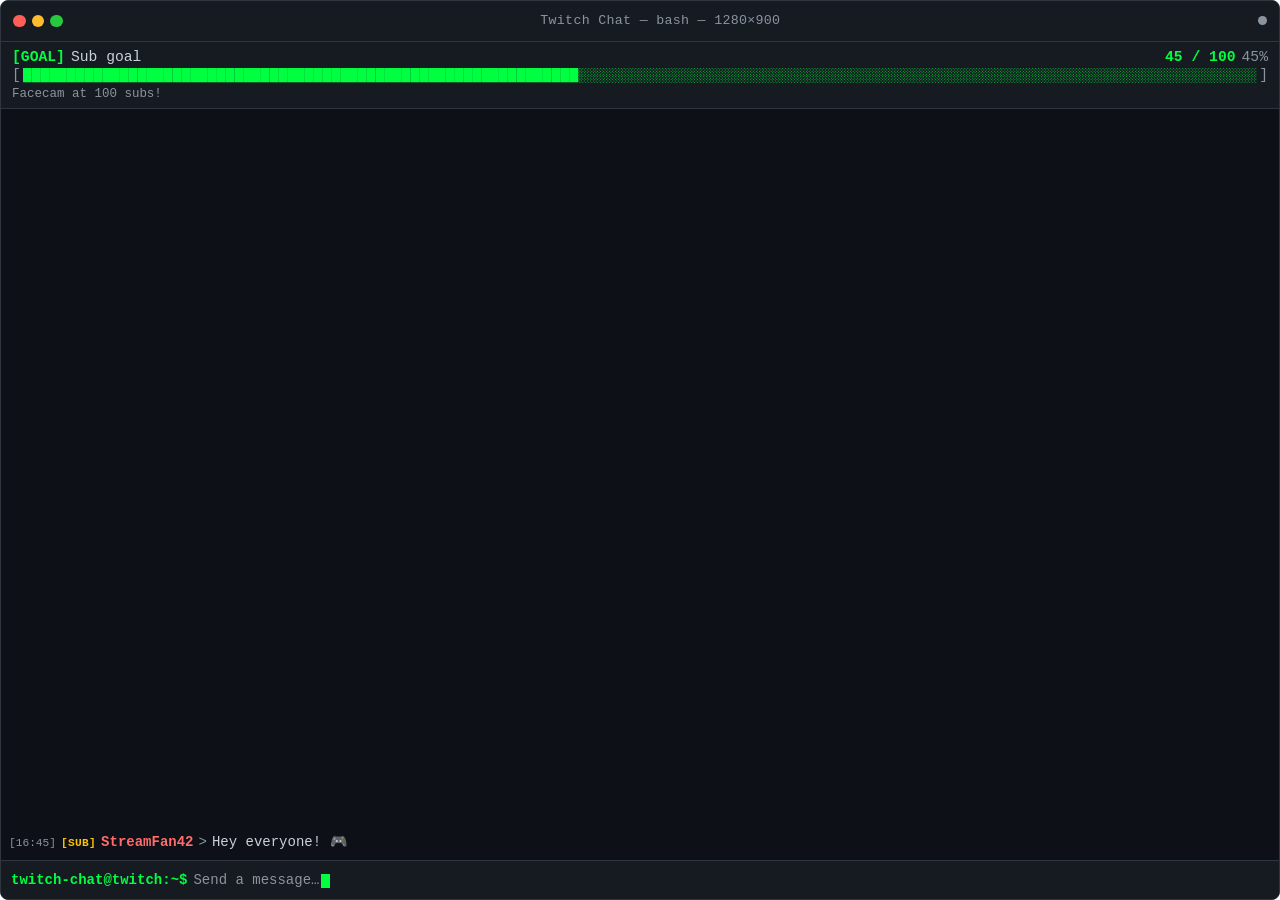
<file: widget/index.html>
<!DOCTYPE html>
<html lang="en">
<head>
  <meta charset="UTF-8">
  <meta name="viewport" content="width=device-width, initial-scale=1.0">
  <title>CHATBOX-IA — CMD Widget</title>
  <link rel="stylesheet" href="style.css">
</head>
<body>
<!-- WIDGET:START -->
<div id="stage">
  <div id="widget-container">

    <!-- Terminal title bar -->
    <div id="wa-header">
      <div class="terminal-dots">
        <div class="terminal-dot dot-red"></div>
        <div class="terminal-dot dot-yellow"></div>
        <div class="terminal-dot dot-green"></div>
      </div>
      <div class="terminal-title" id="contact-name">twitch-chat — bash</div>
      <div class="wa-online-dot conn-disconnected" id="connection-dot" title="Not connected"></div>
    </div>

    <!-- Goal — horizontal (top of the terminal) -->
    <div id="goal-h" class="goal" style="display:none">
      <div class="goal-header-line">
        <span class="goal-prefix">[GOAL]</span>
        <span class="goal-label-text">Sub goal</span>
        <span class="goal-fraction-text">0 / 100</span>
        <span class="goal-pct-text">0%</span>
      </div>
      <div class="goal-bar-line">
        <span>[</span>
        <span class="goal-bar-wrap" id="goal-bar-wrap"><span class="goal-bar-ascii" id="goal-bar-ascii"></span></span>
        <span>]</span>
      </div>
      <div class="goal-desc-line" id="goal-desc" style="display:none"></div>
    </div>

    <div id="terminal-body">
      <!-- Messages -->
      <div id="messages-container">
        <div id="messages-list"></div>
        <div id="alert-layer"></div>
      </div>

      <!-- Goal — vertical (right side of the terminal) -->
      <div id="goal-v" class="goal" style="display:none">
        <span class="goal-pct-text">0%</span>
        <pre class="goal-v-bar" id="goal-v-bar"></pre>
        <span class="goal-label-text goal-v-title">Sub goal</span>
        <span class="goal-v-values"><span class="goal-current-text">0</span><span class="goal-v-sep"></span><span class="goal-target-text">100</span></span>
      </div>
    </div>

    <!-- Prompt bar (decorative) -->
    <div id="wa-input-bar">
      <span class="terminal-prompt-label" id="terminal-prompt-label">user@chat:~$</span>
      <span class="terminal-input-fake">Send a message…<span class="terminal-cursor"></span></span>
    </div>

  </div>
</div>
<!-- WIDGET:END -->
  <script src="script.js"></script>
</body>
</html>
</file>
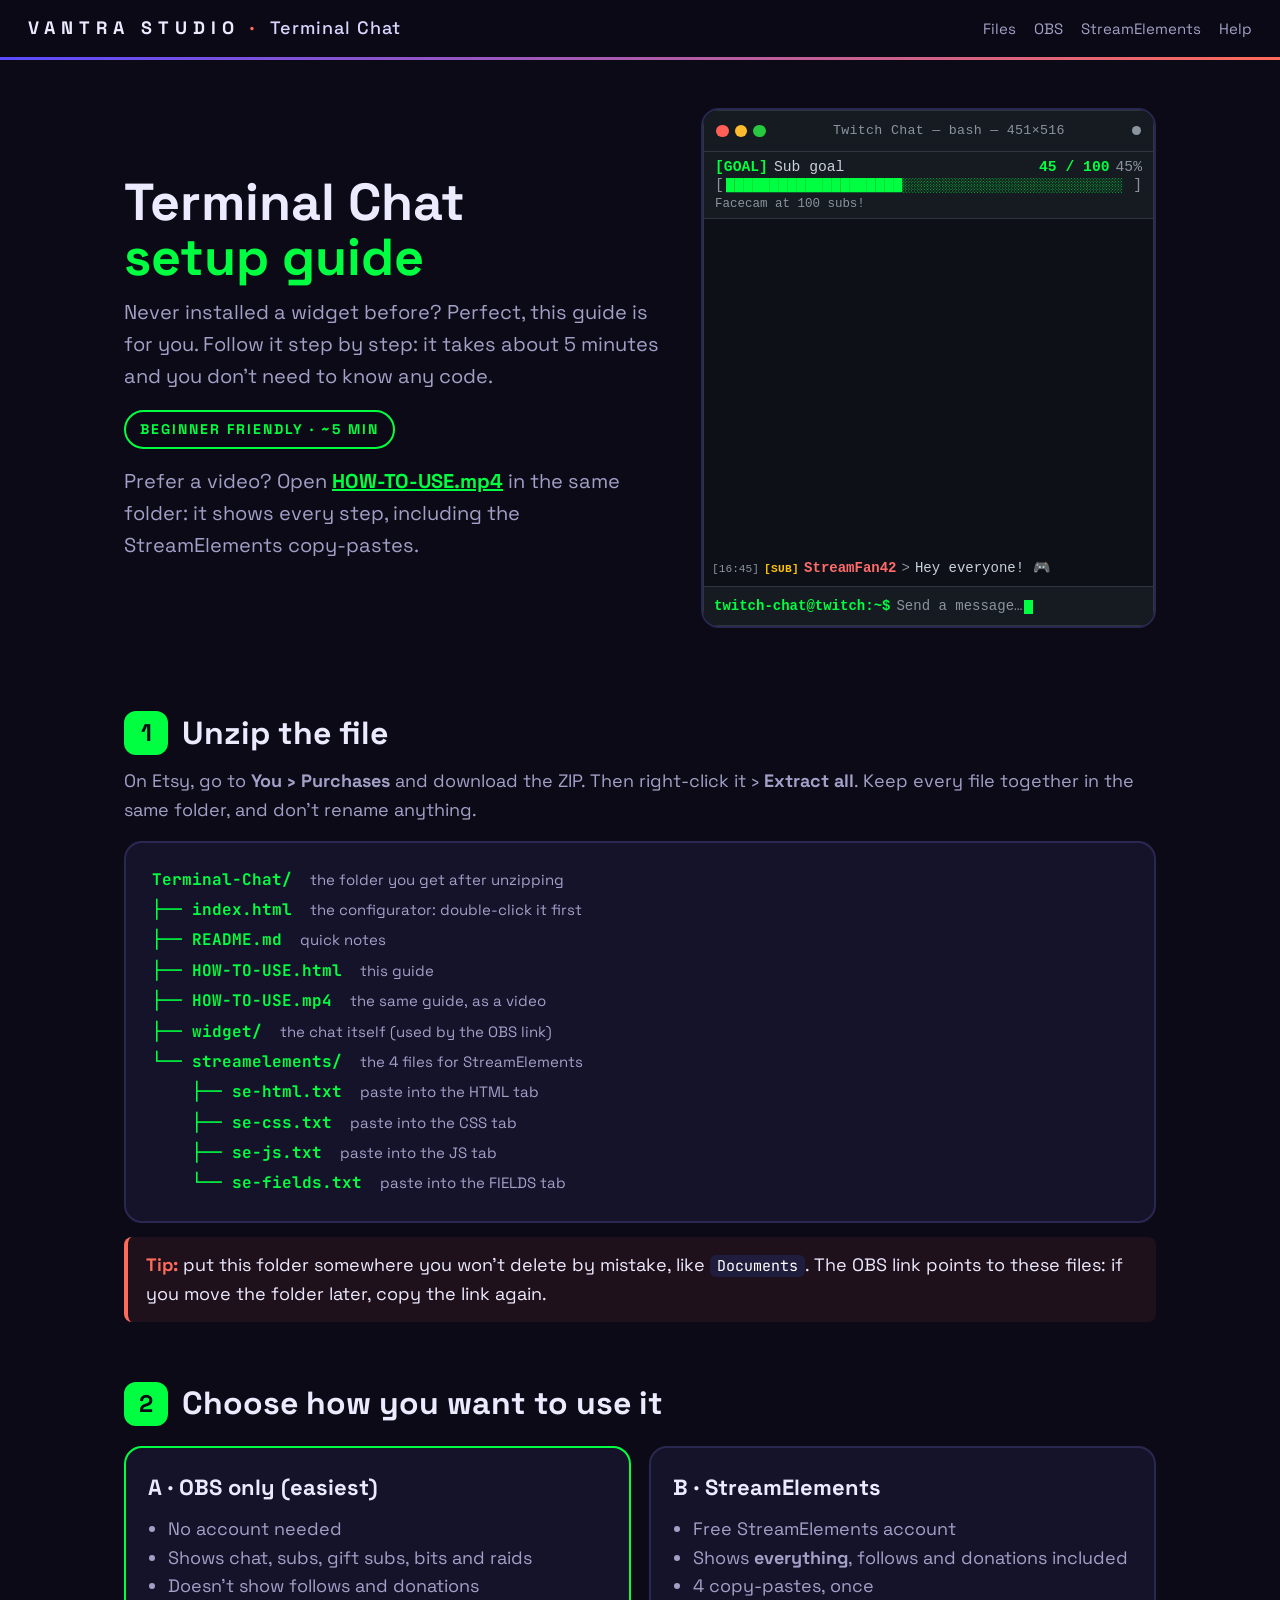
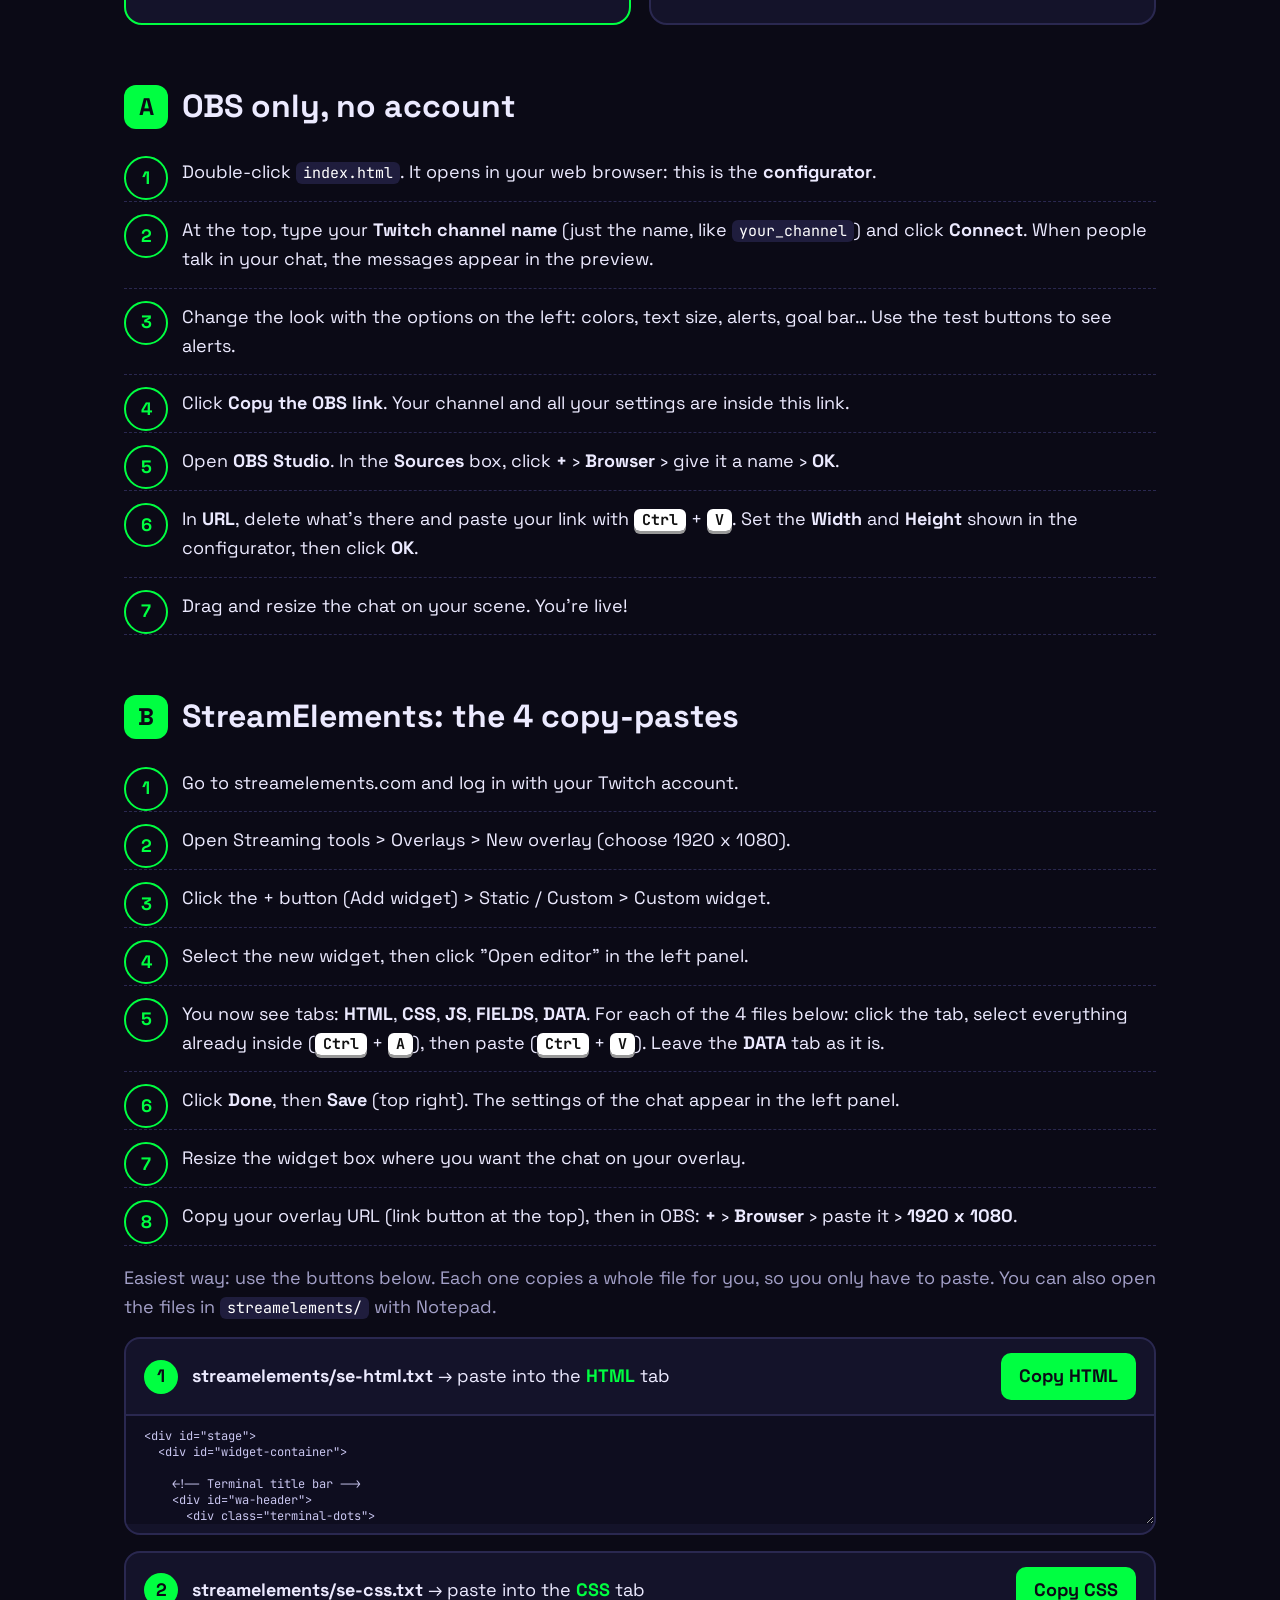
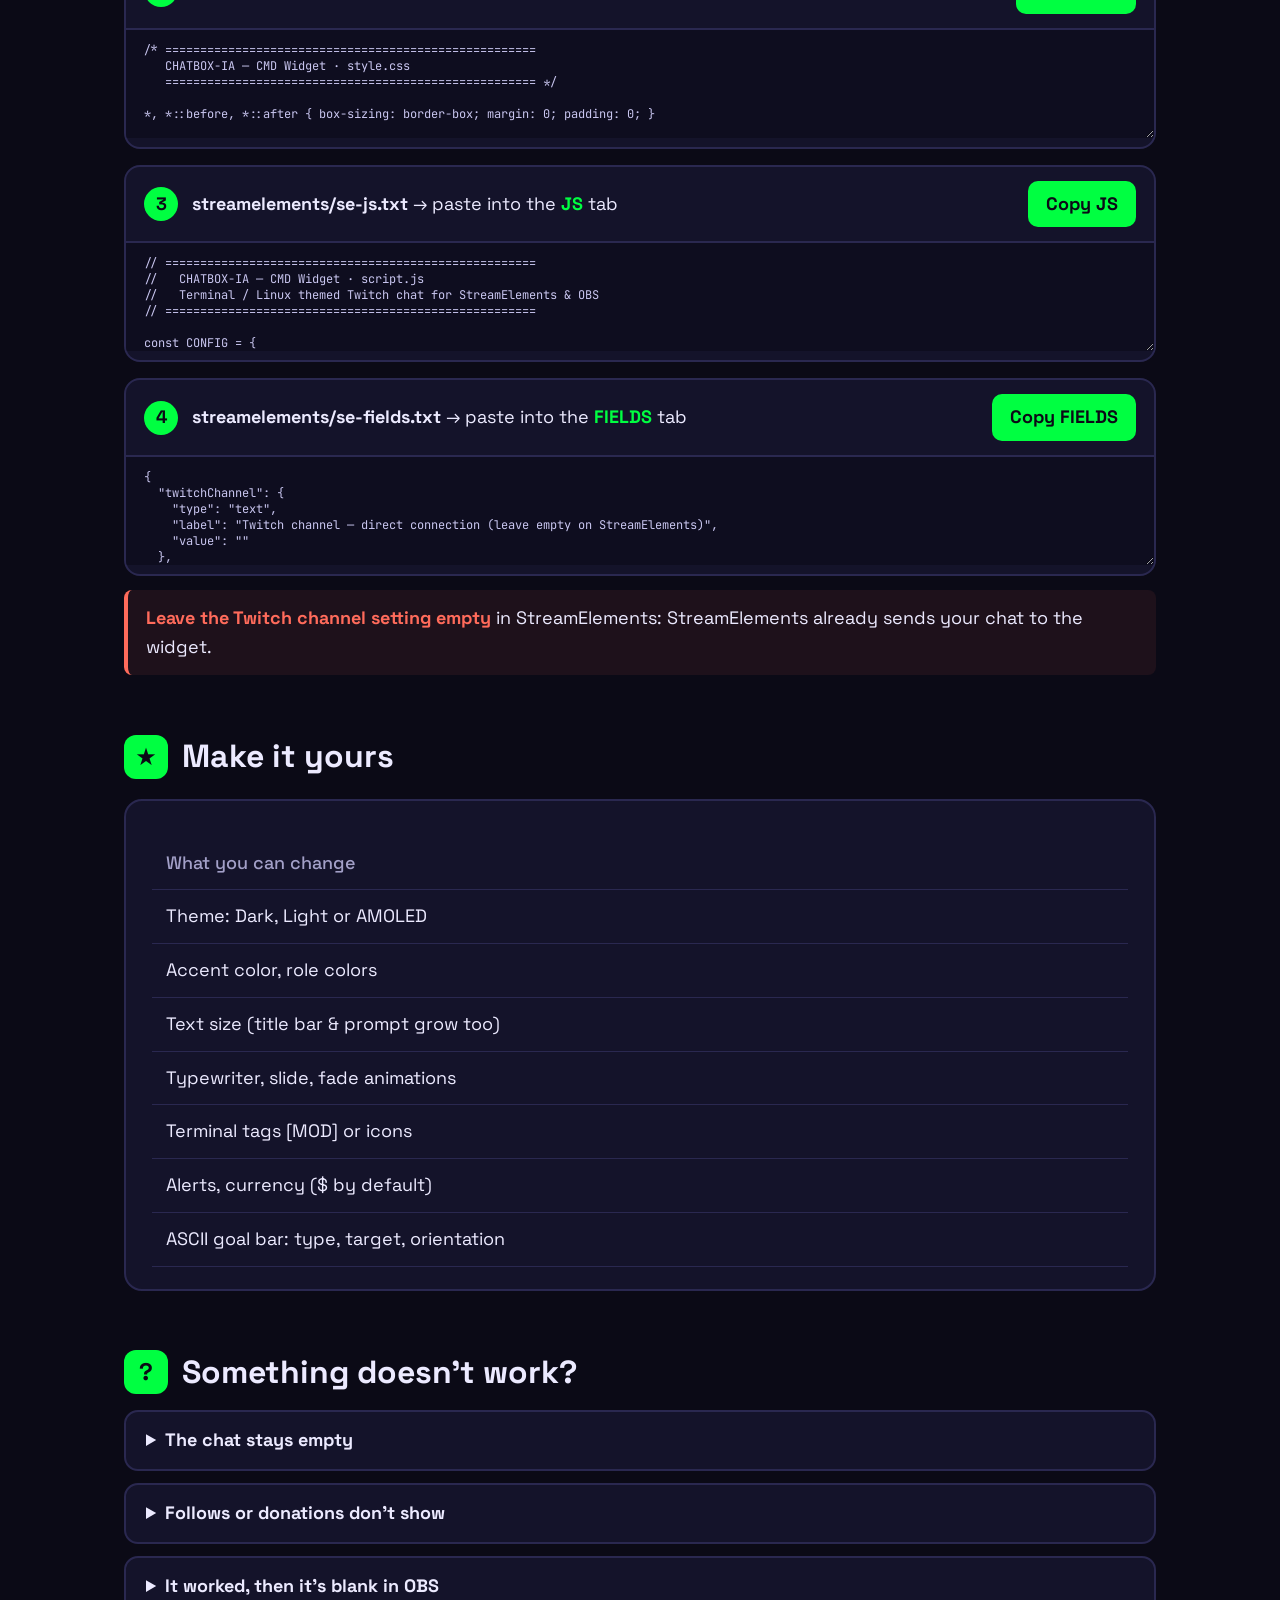
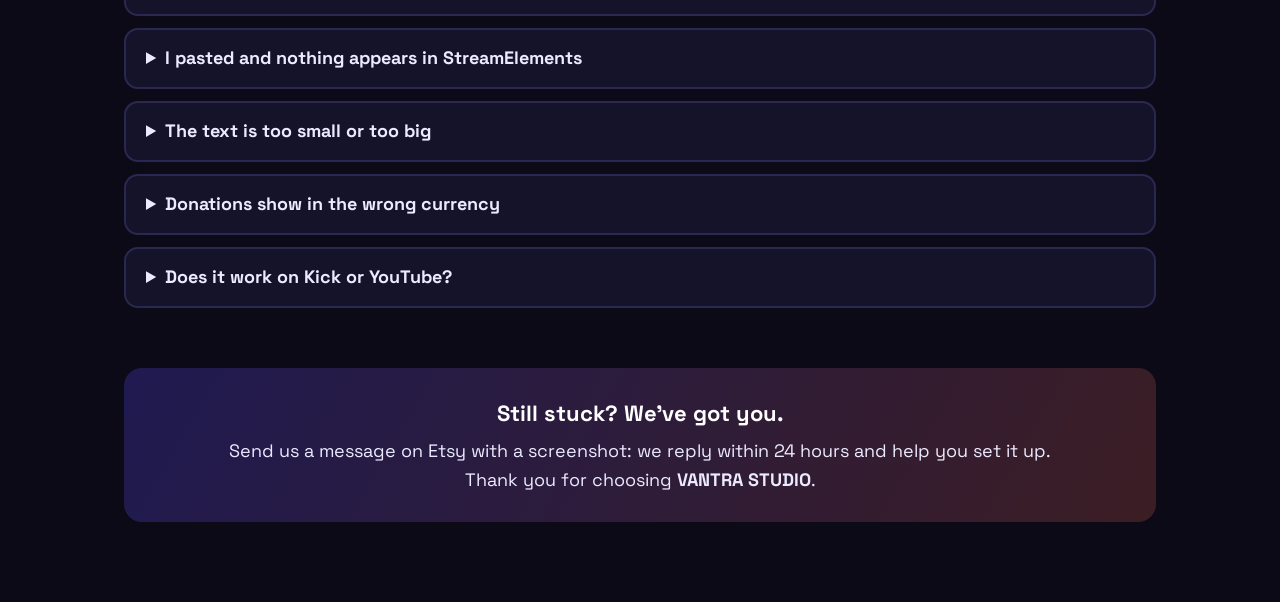
<file: HOW-TO-USE.html>
<!DOCTYPE html>
<html lang="en">
<head>
<meta charset="UTF-8">
<meta name="viewport" content="width=device-width, initial-scale=1">
<title>Terminal Chat — Setup guide · VANTRA STUDIO</title>
<link href="https://fonts.googleapis.com/css2?family=Space+Grotesk:wght@400;500;700&family=JetBrains+Mono:wght@400;700&display=swap" rel="stylesheet">
<style>
:root{--acc:#00ff41;--coral:#ff6b5b;--indigo:#5b4bff;--bg:#0b0a16;--card:#14132a;--line:#2a2850;--text:#eceaff;--muted:#a3a0c8}
*{margin:0;padding:0;box-sizing:border-box}
body{background:var(--bg);color:var(--text);font-family:'Space Grotesk',system-ui,sans-serif;font-size:18px;line-height:1.6}
a{color:var(--acc)}
.bar{position:sticky;top:0;z-index:10;display:flex;justify-content:space-between;align-items:center;padding:14px 28px;background:rgba(11,10,22,.92);backdrop-filter:blur(8px);border-bottom:3px solid transparent;border-image:linear-gradient(90deg,var(--indigo),var(--coral)) 1}
.brand{font-weight:700;letter-spacing:6px}.brand span{color:var(--coral);margin:0 10px}.brand em{font-style:normal;letter-spacing:1px;font-weight:500;color:#d9d4ff}
.bar nav a{color:var(--muted);text-decoration:none;margin-left:18px;font-size:15px}
.wrap{max-width:1080px;margin:0 auto;padding:0 24px 80px}
.hero{display:grid;grid-template-columns:1.2fr 1fr;gap:32px;align-items:center;padding:48px 0 24px}
.hero h1{font-size:52px;line-height:1.05}.hero h1 b{color:var(--acc)}
.hero p{color:var(--muted);font-size:20px;margin-top:12px}
.pill{display:inline-block;margin-top:18px;padding:6px 14px;border-radius:999px;border:2px solid var(--acc);color:var(--acc);font-weight:700;font-size:14px;letter-spacing:2px}
.preview{height:520px;border-radius:18px;overflow:hidden;border:2px solid var(--line);background:#05050c}
.preview iframe{width:100%;height:100%;border:0;}
h2{font-size:32px;margin:56px 0 8px;display:flex;align-items:center;gap:14px}
h2 .n{display:inline-flex;width:44px;height:44px;border-radius:12px;background:var(--acc);color:#0b0a16;align-items:center;justify-content:center;font-size:24px}
h3{font-size:22px;margin:26px 0 8px;color:var(--acc)}
.lead{color:var(--muted)}
.card{background:var(--card);border:2px solid var(--line);border-radius:18px;padding:22px 26px;margin-top:16px}
.tree{font-family:'JetBrains Mono',monospace;font-size:16px;line-height:1.9;white-space:pre}
.tree b{color:var(--acc)}.tree i{font-style:normal;font-family:'Space Grotesk';color:var(--muted);margin-left:18px;font-size:15px}
ol.steps{counter-reset:s;list-style:none;margin-top:12px}
ol.steps>li{counter-increment:s;position:relative;padding:14px 0 14px 58px;border-bottom:1px dashed var(--line)}
ol.steps>li::before{content:counter(s);position:absolute;left:0;top:12px;width:40px;height:40px;border-radius:50%;border:2px solid var(--acc);color:var(--acc);font-weight:700;display:flex;align-items:center;justify-content:center}
kbd{font-family:'JetBrains Mono';background:#fff;color:#111;border-radius:6px;padding:1px 8px;box-shadow:0 3px 0 #999;font-size:15px;font-weight:700}
code{font-family:'JetBrains Mono';background:#1f1d3d;border-radius:6px;padding:1px 7px;font-size:15px;color:#fff}
.tip{margin-top:14px;padding:14px 18px;border-left:4px solid var(--coral);background:rgba(255,107,91,.08);border-radius:8px}
.tip b{color:var(--coral)}
.methods{display:grid;grid-template-columns:1fr 1fr;gap:18px;margin-top:16px}
.method{background:var(--card);border:2px solid var(--line);border-radius:18px;padding:22px}
.method.best{border-color:var(--acc)}
.method h4{font-size:22px}.method ul{margin:10px 0 0 20px;color:var(--muted)}
.copy{margin-top:16px;background:var(--card);border:2px solid var(--line);border-radius:16px;overflow:hidden}
.copy-head{display:flex;align-items:center;gap:14px;padding:14px 18px}
.copy-head div{flex:1}.acc{color:var(--acc)}
.num{display:inline-flex;width:34px;height:34px;border-radius:50%;background:var(--acc);color:#0b0a16;font-weight:700;align-items:center;justify-content:center;flex-shrink:0}
.copy button{font:inherit;font-weight:700;padding:9px 18px;border-radius:10px;border:0;background:var(--acc);color:#0b0a16;cursor:pointer}
.copy button.done{background:#fff}
.copy textarea{width:100%;height:110px;border:0;border-top:2px solid var(--line);background:#0e0d1f;color:#c9c6f0;font-family:'JetBrains Mono';font-size:12px;padding:12px 18px;resize:vertical}
table{width:100%;border-collapse:collapse;margin-top:14px}
td,th{text-align:left;padding:12px 14px;border-bottom:1px solid var(--line);vertical-align:top}
th{color:var(--muted);font-weight:500}
details{background:var(--card);border:2px solid var(--line);border-radius:14px;padding:14px 20px;margin-top:12px}
summary{cursor:pointer;font-weight:700}
details p{margin-top:8px;color:var(--muted)}
.foot{margin-top:60px;padding:28px;border-radius:18px;background:linear-gradient(120deg,rgba(91,75,255,.25),rgba(255,107,91,.2));text-align:center}
@media (max-width:820px){.hero,.methods{grid-template-columns:1fr}.hero h1{font-size:38px}.tree{font-size:13px}}
</style>
</head>
<body>
<div class="bar"><div class="brand">VANTRA STUDIO<span>·</span><em>Terminal Chat</em></div>
<nav><a href="#folder">Files</a><a href="#obs">OBS</a><a href="#se">StreamElements</a><a href="#help">Help</a></nav></div>

<div class="wrap">
<div class="hero">
  <div>
    <h1>Terminal Chat<br><b>setup guide</b></h1>
    <p>Never installed a widget before? Perfect, this guide is for you. Follow it step by step: it takes about 5 minutes and you don't need to know any code.</p>
    <span class="pill">BEGINNER FRIENDLY · ~5 MIN</span>
    <p style="margin-top:16px">Prefer a video? Open <a href="HOW-TO-USE.mp4"><b>HOW-TO-USE.mp4</b></a> in the same folder: it shows every step, including the StreamElements copy-pastes.</p>
  </div>
  <div class="preview"><iframe src="widget/index.html?demo=1" title="Live preview"></iframe></div>
</div>

<h2 id="folder"><span class="n">1</span>Unzip the file</h2>
<p class="lead">On Etsy, go to <b>You › Purchases</b> and download the ZIP. Then right-click it › <b>Extract all</b>. Keep every file together in the same folder, and don't rename anything.</p>
<div class="card tree"><div><b>Terminal-Chat/</b><i>the folder you get after unzipping</i></div><div><b>├── index.html</b><i>the configurator: double-click it first</i></div><div><b>├── README.md</b><i>quick notes</i></div><div><b>├── HOW-TO-USE.html</b><i>this guide</i></div><div><b>├── HOW-TO-USE.mp4</b><i>the same guide, as a video</i></div><div><b>├── widget/</b><i>the chat itself (used by the OBS link)</i></div><div><b>└── streamelements/</b><i>the 4 files for StreamElements</i></div><div><b>    ├── se-html.txt</b><i>paste into the HTML tab</i></div><div><b>    ├── se-css.txt</b><i>paste into the CSS tab</i></div><div><b>    ├── se-js.txt</b><i>paste into the JS tab</i></div><div><b>    └── se-fields.txt</b><i>paste into the FIELDS tab</i></div></div>
<div class="tip"><b>Tip:</b> put this folder somewhere you won't delete by mistake, like <code>Documents</code>. The OBS link points to these files: if you move the folder later, copy the link again.</div>

<h2><span class="n">2</span>Choose how you want to use it</h2>
<div class="methods">

  <div class="method best"><h4>A · OBS only (easiest)</h4><ul><li>No account needed</li><li>Shows chat, subs, gift subs, bits and raids</li><li>Doesn't show follows and donations</li></ul></div>
  <div class="method"><h4>B · StreamElements</h4><ul><li>Free StreamElements account</li><li>Shows <b>everything</b>, follows and donations included</li><li>4 copy-pastes, once</li></ul></div>
</div>


<h2 id="obs"><span class="n">A</span>OBS only, no account</h2>
<ol class="steps">
  <li>Double-click <code>index.html</code>. It opens in your web browser: this is the <b>configurator</b>.</li>
  <li>At the top, type your <b>Twitch channel name</b> (just the name, like <code>your_channel</code>) and click <b>Connect</b>. When people talk in your chat, the messages appear in the preview.</li>
  <li>Change the look with the options on the left: colors, text size, alerts, goal bar… Use the test buttons to see alerts.</li>
  <li>Click <b>Copy the OBS link</b>. Your channel and all your settings are inside this link.</li>
  <li>Open <b>OBS Studio</b>. In the <b>Sources</b> box, click <b>+</b> › <b>Browser</b> › give it a name › <b>OK</b>.</li>
  <li>In <b>URL</b>, delete what's there and paste your link with <kbd>Ctrl</kbd> + <kbd>V</kbd>. Set the <b>Width</b> and <b>Height</b> shown in the configurator, then click <b>OK</b>.</li>
  <li>Drag and resize the chat on your scene. You're live!</li>
</ol>


<h2 id="se"><span class="n">B</span>StreamElements: the 4 copy-pastes</h2>
<ol class="steps"><li>Go to streamelements.com and log in with your Twitch account.</li><li>Open Streaming tools &gt; Overlays &gt; New overlay (choose 1920 x 1080).</li><li>Click the + button (Add widget) &gt; Static / Custom &gt; Custom widget.</li><li>Select the new widget, then click "Open editor" in the left panel.</li>
  <li>You now see tabs: <b>HTML</b>, <b>CSS</b>, <b>JS</b>, <b>FIELDS</b>, <b>DATA</b>. For each of the 4 files below: click the tab, select everything already inside (<kbd>Ctrl</kbd> + <kbd>A</kbd>), then paste (<kbd>Ctrl</kbd> + <kbd>V</kbd>). Leave the <b>DATA</b> tab as it is.</li>
  <li>Click <b>Done</b>, then <b>Save</b> (top right). The settings of the chat appear in the left panel.</li>
  
  <li>Resize the widget box where you want the chat on your overlay.</li>
  <li>Copy your overlay URL (link button at the top), then in OBS: <b>+</b> › <b>Browser</b> › paste it › <b>1920 x 1080</b>.</li>
</ol>
<p class="lead" style="margin-top:18px">Easiest way: use the buttons below. Each one copies a whole file for you, so you only have to paste. You can also open the files in <code>streamelements/</code> with Notepad.</p>

      <div class="copy">
        <div class="copy-head"><span class="num">1</span><div><b>streamelements/se-html.txt</b> → paste into the <b class="acc">HTML</b> tab</div>
          <button onclick="copyCode(0, this)">Copy HTML</button></div>
        <textarea id="code0" readonly>&lt;div id="stage"&gt;
  &lt;div id="widget-container"&gt;

    &lt;!-- Terminal title bar --&gt;
    &lt;div id="wa-header"&gt;
      &lt;div class="terminal-dots"&gt;
        &lt;div class="terminal-dot dot-red"&gt;&lt;/div&gt;
        &lt;div class="terminal-dot dot-yellow"&gt;&lt;/div&gt;
        &lt;div class="terminal-dot dot-green"&gt;&lt;/div&gt;
      &lt;/div&gt;
      &lt;div class="terminal-title" id="contact-name"&gt;twitch-chat — bash&lt;/div&gt;
      &lt;div class="wa-online-dot conn-disconnected" id="connection-dot" title="Not connected"&gt;&lt;/div&gt;
    &lt;/div&gt;

    &lt;!-- Goal — horizontal (top of the terminal) --&gt;
    &lt;div id="goal-h" class="goal" style="display:none"&gt;
      &lt;div class="goal-header-line"&gt;
        &lt;span class="goal-prefix"&gt;[GOAL]&lt;/span&gt;
        &lt;span class="goal-label-text"&gt;Sub goal&lt;/span&gt;
        &lt;span class="goal-fraction-text"&gt;0 / 100&lt;/span&gt;
        &lt;span class="goal-pct-text"&gt;0%&lt;/span&gt;
      &lt;/div&gt;
      &lt;div class="goal-bar-line"&gt;
        &lt;span&gt;[&lt;/span&gt;
        &lt;span class="goal-bar-wrap" id="goal-bar-wrap"&gt;&lt;span class="goal-bar-ascii" id="goal-bar-ascii"&gt;&lt;/span&gt;&lt;/span&gt;
        &lt;span&gt;]&lt;/span&gt;
      &lt;/div&gt;
      &lt;div class="goal-desc-line" id="goal-desc" style="display:none"&gt;&lt;/div&gt;
    &lt;/div&gt;

    &lt;div id="terminal-body"&gt;
      &lt;!-- Messages --&gt;
      &lt;div id="messages-container"&gt;
        &lt;div id="messages-list"&gt;&lt;/div&gt;
        &lt;div id="alert-layer"&gt;&lt;/div&gt;
      &lt;/div&gt;

      &lt;!-- Goal — vertical (right side of the terminal) --&gt;
      &lt;div id="goal-v" class="goal" style="display:none"&gt;
        &lt;span class="goal-pct-text"&gt;0%&lt;/span&gt;
        &lt;pre class="goal-v-bar" id="goal-v-bar"&gt;&lt;/pre&gt;
        &lt;span class="goal-label-text goal-v-title"&gt;Sub goal&lt;/span&gt;
        &lt;span class="goal-v-values"&gt;&lt;span class="goal-current-text"&gt;0&lt;/span&gt;&lt;span class="goal-v-sep"&gt;&lt;/span&gt;&lt;span class="goal-target-text"&gt;100&lt;/span&gt;&lt;/span&gt;
      &lt;/div&gt;
    &lt;/div&gt;

    &lt;!-- Prompt bar (decorative) --&gt;
    &lt;div id="wa-input-bar"&gt;
      &lt;span class="terminal-prompt-label" id="terminal-prompt-label"&gt;user@chat:~$&lt;/span&gt;
      &lt;span class="terminal-input-fake"&gt;Send a message…&lt;span class="terminal-cursor"&gt;&lt;/span&gt;&lt;/span&gt;
    &lt;/div&gt;

  &lt;/div&gt;
&lt;/div&gt;
</textarea>
      </div>
      <div class="copy">
        <div class="copy-head"><span class="num">2</span><div><b>streamelements/se-css.txt</b> → paste into the <b class="acc">CSS</b> tab</div>
          <button onclick="copyCode(1, this)">Copy CSS</button></div>
        <textarea id="code1" readonly>/* =====================================================
   CHATBOX-IA — CMD Widget · style.css
   ===================================================== */

*, *::before, *::after { box-sizing: border-box; margin: 0; padding: 0; }

:root {
  --font-size:  14px;
  --accent:     #00ff41;
  --mod-color:  #00ff88;
  --vip-color:  #e91e8c;
  --sub-color:  #ffc200;
  --goal-color: var(--accent);

  /* Dark terminal (default) */
  --bg:            #0d1117;
  --header-bg:     #161b22;
  --header-border: #30363d;
  --text:          #c9d1d9;
  --text-muted:    #8b949e;
  --system:        #f0883e;
}

:root[data-theme="light"] {
  --bg:            #f6f8fa;
  --header-bg:     #2d333b;
  --header-border: #444c56;
  --text:          #1c1e21;
  --text-muted:    #57606a;
  --system:        #bc4c00;
}

:root[data-theme="amoled"] {
  --bg:            #000000;
  --header-bg:     #0a0a0a;
  --header-border: #1f1f1f;
  --text:          #e6e6e6;
  --text-muted:    #7a7a7a;
  --system:        #ff9a3c;
}

html, body {
  width: 100%;
  height: 100%;
  overflow: hidden;
  background: transparent;
}

/* ── Stage: fills the OBS browser source exactly ── */
#stage {
  position: fixed;
  inset: 0;
  display: flex;
  justify-content: flex-start;
}
:root[data-align="right"]  #stage { justify-content: flex-end; }
:root[data-align="center"] #stage { justify-content: center; }

/* ── Terminal window ── */
#widget-container {
  width: 100%;
  height: 100%;
  display: flex;
  flex-direction: column;
  background: var(--bg);
  color: var(--text);
  font-family: 'Courier New', Courier, monospace;
  font-size: var(--font-size);
  overflow: hidden;
  border: 1px solid var(--header-border);
  border-radius: 8px;
  transition: width .3s ease;
}

/* ── Title bar ── */
#wa-header {
  flex-shrink: 0;
  height: 2.9em;
  background: var(--header-bg);
  border-bottom: 1px solid var(--header-border);
  display: flex;
  align-items: center;
  padding: 0 12px;
  gap: 8px;
  user-select: none;
}

.terminal-dots { display: flex; gap: 6px; flex-shrink: 0; }
.terminal-dot  { width: .9em; height: .9em; border-radius: 50%; }
.dot-red    { background: #ff5f56; }
.dot-yellow { background: #ffbd2e; }
.dot-green  { background: #27c93f; }

.terminal-title {
  flex: 1;
  min-width: 0;
  text-align: center;
  font-size: .95em;
  color: var(--text-muted);
  letter-spacing: 0.3px;
  overflow: hidden;
  text-overflow: ellipsis;
  white-space: nowrap;
}

.wa-online-dot {
  width: .65em;
  height: .65em;
  border-radius: 50%;
  background: #8b949e;
  flex-shrink: 0;
  transition: background .3s;
}
.wa-online-dot.conn-connected    { background: var(--accent); box-shadow: 0 0 5px var(--accent); }
.wa-online-dot.conn-connecting   { background: #ffbd2e; animation: dotPulse .9s ease-in-out infinite; }
.wa-online-dot.conn-error        { background: #ff5f56; animation: dotPulse .9s ease-in-out infinite; }
.wa-online-dot.conn-disconnected { background: #8b949e; }

@keyframes dotPulse { 0%, 100% { opacity: 1; } 50% { opacity: .2; } }

/* =====================================================
   Goal
   ===================================================== */

.goal { font-family: 'Courier New', monospace; }
.goal.goal-complete { --goal-color: #ffd700; }
.goal.goal-pulse { animation: goalPulse .45s ease; }

@keyframes goalPulse {
  0%, 100% { background: var(--header-bg); }
  50%      { background: color-mix(in srgb, var(--goal-color) 14%, var(--header-bg)); }
}

/* Horizontal: under the title bar */
#goal-h {
  flex-shrink: 0;
  background: var(--header-bg);
  border-bottom: 1px solid var(--header-border);
  padding: .5em .75em;
  font-size: 1.05em;
}

.goal-header-line {
  display: flex;
  align-items: center;
  gap: 6px;
  margin-bottom: 3px;
  min-width: 0;
}

.goal-prefix       { color: var(--goal-color); font-weight: 700; flex-shrink: 0; }
.goal-label-text   { color: var(--text); flex: 1; min-width: 0; overflow: hidden; text-overflow: ellipsis; white-space: nowrap; }
.goal-fraction-text{ color: var(--goal-color); font-weight: 700; flex-shrink: 0; white-space: nowrap; }
.goal-pct-text     { color: var(--text-muted); flex-shrink: 0; white-space: nowrap; }

.goal-bar-line {
  display: flex;
  align-items: center;
  gap: 2px;
  color: var(--text-muted);
  line-height: 1;
}

/* The script fits the number of █/░ characters to this box, so it never overflows */
.goal-bar-wrap {
  flex: 1;
  min-width: 0;
  overflow: hidden;
  position: relative;
  white-space: pre;
}

.goal-bar-ascii {
  color: var(--goal-color);
  white-space: pre;
  text-shadow: 0 0 6px color-mix(in srgb, var(--goal-color) 45%, transparent);
}

.goal-desc-line {
  font-size: .85em;
  color: var(--text-muted);
  margin-top: 4px;
  overflow: hidden;
  text-overflow: ellipsis;
  white-space: nowrap;
}

/* Vertical: column on the right of the messages */
#terminal-body {
  flex: 1;
  min-height: 0;
  display: flex;
}

#goal-v {
  flex-shrink: 0;
  width: 4.4em;
  background: var(--header-bg);
  border-left: 1px solid var(--header-border);
  padding: 8px 0;
  display: flex;
  flex-direction: column;
  align-items: center;
  gap: 6px;
  font-size: .95em;
  overflow: hidden;
}

#goal-v .goal-pct-text { color: var(--goal-color); font-weight: 700; }

.goal-v-bar {
  flex: 1;
  min-height: 0;
  width: 100%;
  overflow: hidden;
  position: relative;
  font-family: inherit;
  font-size: .95em;
  line-height: 1;
  text-align: center;
  color: var(--goal-color);
  text-shadow: 0 0 6px color-mix(in srgb, var(--goal-color) 45%, transparent);
}

.goal-v-title {
  flex: 0 0 auto;
  writing-mode: vertical-rl;
  transform: rotate(180deg);
  max-height: 40%;
  font-size: .85em;
  letter-spacing: 1px;
  text-transform: uppercase;
}

.goal-v-values {
  display: flex;
  flex-direction: column;
  align-items: center;
  line-height: 1.15;
  font-size: .9em;
  color: var(--goal-color);
  font-weight: 700;
}
.goal-v-sep { width: 14px; height: 1px; background: var(--text-muted); margin: 2px 0; }

/* =====================================================
   Messages
   ===================================================== */

#messages-container {
  flex: 1;
  min-width: 0;
  overflow: hidden;
  position: relative;
}

#messages-list {
  position: absolute;
  inset: 0;
  overflow-y: auto;
  padding: 6px 8px;
  display: flex;
  flex-direction: column;
  gap: 1px;
  scrollbar-width: none;
}
#messages-list::-webkit-scrollbar { display: none; }

/* Messages start at the bottom, like a real terminal filling up */
#messages-list &gt; :first-child { margin-top: auto; }

.message-wrapper.removing {
  animation: msgOut .3s ease forwards;
}
@keyframes msgOut { to { opacity: 0; transform: translateX(-10px); } }

/* Entry animations */
:root[data-animation="slide"] .message-wrapper:not(.removing) { animation: msgSlide .2s ease both; }
:root[data-animation="fade"]  .message-wrapper:not(.removing) { animation: msgFade .35s ease both; }
:root[data-animation="type"]  .message-wrapper:not(.removing) { animation: msgType .45s steps(18, end) both; }

@keyframes msgSlide { from { opacity: 0; transform: translateX(-6px); } to { opacity: 1; transform: none; } }
@keyframes msgFade  { from { opacity: 0; } to { opacity: 1; } }
@keyframes msgType  { from { clip-path: inset(0 100% 0 0); } to { clip-path: inset(0 0 0 0); } }

/* One terminal line — plain text flow, so long messages wrap back to the start of the line */
.message-line {
  display: block;
  line-height: 1.6;
  overflow-wrap: anywhere;
}

:root[data-align="right"]  .message-line,
:root[data-align="right"]  .system-chip  { text-align: right; }
:root[data-align="center"] .message-line,
:root[data-align="center"] .system-chip  { text-align: center; }

.message-time {
  color: var(--text-muted);
  font-size: .8em;
  margin-right: 5px;
}

.message-avatar {
  position: relative;
  display: inline-block;
  vertical-align: -0.2em;
  width: 1.15em;
  height: 1.15em;
  margin-right: 5px;
  border: 1px solid var(--av);
  color: var(--av);
  font-size: .85em;
  font-weight: 700;
  line-height: 1.1em;
  text-align: center;
  overflow: hidden;
}
.message-avatar img { position: absolute; inset: 0; width: 100%; height: 100%; object-fit: cover; }

.message-badges {
  display: inline-flex;
  gap: 3px;
  margin-right: 5px;
  align-items: center;
  vertical-align: baseline;
}

.badge {
  display: inline-flex;
  align-items: center;
  justify-content: center;
  font-size: .8em;
  line-height: 1;
}
.badge img { width: 14px; height: 14px; }
.badge-text { font-weight: 700; letter-spacing: .3px; }

.message-username {
  font-weight: 700;
  white-space: nowrap;
}

.message-separator {
  color: var(--text-muted);
  margin: 0 5px;
}

.message-text {
  color: var(--text);
  overflow-wrap: anywhere;
  white-space: pre-wrap;
}

.emote {
  display: inline-block;
  height: calc(var(--font-size) * 1.4);
  width: auto;
  vertical-align: middle;
}

.mention { color: var(--accent); font-weight: 700; }

/* System lines ([SYS] …) */
.system-chip {
  padding: 1px 0;
  font-size: .85em;
  color: var(--system);
  font-style: italic;
}
.system-chip::before {
  content: '[SYS] ';
  color: var(--accent);
  font-weight: 700;
  font-style: normal;
}

/* =====================================================
   Alerts — terminal pop-up window
   ===================================================== */

#alert-layer {
  position: absolute;
  top: 10px;
  left: 10px;
  right: 10px;
  display: flex;
  flex-direction: column;
  gap: 8px;
  pointer-events: none;
  z-index: 20;
}

.alert-box {
  --al: var(--accent);
  background: var(--header-bg);
  border: 1px solid var(--al);
  box-shadow: 0 0 0 1px rgba(0,0,0,.4), 0 0 14px color-mix(in srgb, var(--al) 35%, transparent), 0 10px 30px rgba(0,0,0,.55);
  font-size: calc(var(--font-size) * .95);
  opacity: 0;
  transform: translateY(-8px);
  transition: opacity .25s ease, transform .25s ease;
}
.alert-box.visible { opacity: 1; transform: none; }
.alert-box.hiding  { opacity: 0; transform: translateY(-6px); }

.alert-follow   { --al: var(--accent); }
.alert-sub      { --al: var(--sub-color); }
.alert-giftsub  { --al: var(--vip-color); }
.alert-bits     { --al: #b06cff; }
.alert-donation { --al: #3fb950; }
.alert-raid     { --al: #ff5f56; }
.alert-host     { --al: #ff9a3c; }

.alert-titlebar {
  background: var(--al);
  color: #000;
  font-weight: 700;
  font-size: .8em;
  letter-spacing: 1px;
  padding: 2px 8px;
  white-space: nowrap;
  overflow: hidden;
  text-overflow: ellipsis;
}

.alert-body {
  display: flex;
  align-items: baseline;
  gap: 8px;
  padding: 8px 10px 9px;
  color: var(--text);
}
.alert-icon { color: var(--al); font-weight: 700; flex-shrink: 0; }
.alert-msg  { min-width: 0; overflow-wrap: anywhere; }

/* =====================================================
   Prompt bar (decorative)
   ===================================================== */

#wa-input-bar {
  flex-shrink: 0;
  height: 2.8em;
  background: var(--header-bg);
  border-top: 1px solid var(--header-border);
  display: flex;
  align-items: center;
  padding: 0 10px;
  gap: 6px;
}

.terminal-prompt-label {
  color: var(--accent);
  font-size: 1em;
  font-weight: 700;
  flex-shrink: 0;
  white-space: nowrap;
}

.terminal-input-fake {
  flex: 1;
  min-width: 0;
  font-size: 1em;
  color: var(--text-muted);
  overflow: hidden;
  white-space: nowrap;
}

.terminal-cursor {
  display: inline-block;
  width: .6em;
  height: 1em;
  background: var(--accent);
  animation: blink 1s step-end infinite;
  vertical-align: text-bottom;
  margin-left: 2px;
}
@keyframes blink { 0%, 100% { opacity: 0; } 50% { opacity: 1; } }

/* ── Confetti when the goal is reached ── */
.confetti-piece {
  position: absolute;
  width: 6px;
  height: 6px;
  border-radius: 1px;
  animation: confettiUp .8s ease-out forwards;
  pointer-events: none;
}
@keyframes confettiUp {
  0%   { transform: translateY(0) rotate(0deg); opacity: 1; }
  100% { transform: translateY(-90px) rotate(200deg); opacity: 0; }
}
</textarea>
      </div>
      <div class="copy">
        <div class="copy-head"><span class="num">3</span><div><b>streamelements/se-js.txt</b> → paste into the <b class="acc">JS</b> tab</div>
          <button onclick="copyCode(2, this)">Copy JS</button></div>
        <textarea id="code2" readonly>// =====================================================
//   CHATBOX-IA — CMD Widget · script.js
//   Terminal / Linux themed Twitch chat for StreamElements &amp; OBS
// =====================================================

const CONFIG = {
  // Connection
  twitchChannel:    '',          // direct Twitch connection (leave empty when using StreamElements)
  streamName:       'Twitch Chat',

  // Look
  theme:            'dark',      // dark | light | amoled
  accentColor:      '#00ff41',
  fontSize:         14,
  chatWidth:        100,         // % of the browser source width
  alignment:        'left',      // left | right | center
  messageAnimation: 'type',      // type | slide | fade | none

  // Terminal chrome
  showHeader:       true,
  showInputBar:     true,

  // Messages
  maxMessages:      15,
  messageDuration:  0,           // seconds, 0 = never fade out
  showTimestamp:    true,
  showBadges:       true,
  badgeStyle:       'text',      // text ([MOD] [VIP]…) | icon (Twitch icons / emoji)
  showAvatars:      false,
  modColor:         '#00ff88',
  vipColor:         '#e91e8c',
  subColor:         '#ffc200',

  // Alerts
  showAlerts:       true,
  alertDuration:    5,
  currency:         '$',         // $ | € | £ | auto (your StreamElements account currency)

  // Goal
  showGoal:         false,
  goalType:         'subs',      // followers | subs | bits | donations
  goalTitle:        'Sub goal',
  goalDesc:         '',
  goalCurrent:      0,
  goalTarget:       100,
  goalOrientation:  'horizontal',// horizontal (top of the terminal) | vertical (right side)
  goalColor:        '',          // empty = accent color
  goalAutoTrack:    true,
};

const DEFAULTS = { ...CONFIG };

const BADGE_META = {
  broadcaster:  { emoji: '👑', tag: 'LIVE', role: 'broadcaster' },
  moderator:    { emoji: '⚔️', tag: 'MOD',  role: 'moderator'   },
  vip:          { emoji: '💎', tag: 'VIP',  role: 'vip'         },
  subscriber:   { emoji: '⭐', tag: 'SUB',  role: 'subscriber'  },
  'sub-gifter': { emoji: '🎁', tag: 'GIFT', role: 'subscriber'  },
  partner:      { emoji: '✅', tag: 'PRT',  role: 'partner'     },
  premium:      { emoji: '💜', tag: 'PRM',  role: 'partner'     },
  turbo:        { emoji: '⚡', tag: 'TRB',  role: 'partner'     },
};

const USERNAME_COLORS = [
  '#FF6B6B','#FF9A3C','#FFD93D','#6BCB77',
  '#4D96FF','#C77DFF','#FF69B4','#00B4D8',
  '#F72585','#43AA8B','#277DA1','#F8961E',
];

const ALERT_ICONS = { follow: '♥', sub: '★', giftsub: '🎁', bits: '◆', donation: '$', raid: '⚔', host: '📡', goal: '✓' };

let msgCount  = 0;
let goalValue = 0;
let seCurrencySymbol = '';   // filled by StreamElements on load (currency of your SE account)

// =====================================================
//   StreamElements events
// =====================================================

window.addEventListener('onWidgetLoad', ({ detail }) =&gt; {
  if (detail?.fieldData) applyFields(detail.fieldData);
  seCurrencySymbol = detail?.currency?.symbol || '';
  goalValue = +CONFIG.goalCurrent || 0;
  applyConfig();
});

window.addEventListener('onEventReceived', ({ detail }) =&gt; {
  if (!detail?.listener || !detail?.event) return;
  const { listener, event } = detail;

  if (listener === 'message')         { addMessage(normalizeSEMessage(event.data)); return; }
  if (listener === 'delete-message')  { deleteMessage(event.msgId); return; }
  if (listener === 'delete-messages') { deleteUserMessages(event.userId); return; }

  handleStreamEvent(listener, event);
});

// SE sends badges/emotes in a slightly different shape than raw IRC
function normalizeSEMessage(d) {
  if (!d) return null;
  return {
    id:          d.msgId,
    userId:      d.userId,
    displayName: d.displayName,
    username:    d.nick || d.userName || d.displayName,
    text:        d.text,
    color:       d.displayColor || d.color,
    badges:      Array.isArray(d.badges) ? d.badges : parseBadges(String(d.badges || '')),
    emotes:      Array.isArray(d.emotes) ? d.emotes : parseEmotes(String(d.emotes || ''), d.text || ''),
    avatar:      d.avatar,
  };
}

// Unified handler for follows / subs / bits / tips / raids (SE listener names)
function handleStreamEvent(listener, ev) {
  const name   = ev.name || ev.displayName || ev.sender || 'Someone';
  const amount = +(ev.amount || ev.count || 0);
  const msg    = ev.message ? ` — "${ev.message}"` : '';

  switch (listener) {
    case 'follower-latest':
      trackGoal('followers', 1);
      fireAlert('follow', 'NEW FOLLOWER', `${name} is now following the channel!`);
      break;

    case 'subscriber-latest': {
      if (ev.isCommunityGift) return;                 // one gift of a bulk gift: already counted
      if (ev.bulkGifted) {
        trackGoal('subs', amount || 1);
        fireAlert('giftsub', `${amount} GIFT SUBS`, `${name} gifts ${amount} subs to the community!`);
      } else if (ev.gifted) {
        trackGoal('subs', 1);
        fireAlert('giftsub', 'GIFT SUB', `${ev.sender || 'Someone'} gifted a sub to ${name}!`);
      } else {
        const months = +(ev.amount || ev.months || 1);
        trackGoal('subs', 1);
        fireAlert('sub', months &gt; 1 ? `${months} MONTHS SUB` : 'NEW SUBSCRIBER',
          months &gt; 1 ? `${name} has been subscribed for ${months} months!${msg}` : `${name} just subscribed!${msg}`);
      }
      break;
    }

    case 'cheer-latest':
      trackGoal('bits', amount);
      fireAlert('bits', `${amount} BITS`, `${name} sent ${amount} bits!${msg}`);
      break;

    case 'tip-latest':
      trackGoal('donations', amount);
      fireAlert('donation', `DONATION ${money(amount)}`, `${name} donated ${money(amount)}!${msg}`);
      break;

    case 'raid-latest':
      fireAlert('raid', 'RAID INCOMING', `${name} raids with ${amount} raiders!`);
      break;

    case 'host-latest':
      fireAlert('host', 'HOST', `${name} is hosting with ${amount} viewers!`);
      break;
  }
}

// =====================================================
//   Configuration
// =====================================================

// Field names from the first CMD version still work
const LEGACY_KEYS = {
  subGoalEnabled: 'showGoal',
  subGoalLabel:   'goalTitle',
  subGoalDesc:    'goalDesc',
  subGoalCurrent: 'goalCurrent',
  subGoalTarget:  'goalTarget',
  channel:        'twitchChannel',
};

function coerce(key, value) {
  const def = DEFAULTS[key];
  if (typeof def === 'number')  return Number.isFinite(+value) ? +value : def;
  if (typeof def === 'boolean') return value === true || value === 'true' || value === '1' || value === 1;
  return value == null ? def : String(value);
}

function applyFields(f) {
  Object.keys(f || {}).forEach(raw =&gt; {
    const key = LEGACY_KEYS[raw] || raw;
    if (key in DEFAULTS) CONFIG[key] = coerce(key, f[raw]);
  });
}

// Every setting can also be passed in the widget URL (that's what the OBS link uses):
//   widget/?channel=mychannel&amp;theme=amoled&amp;showGoal=true&amp;goalTarget=50 …
function applyUrlParams() {
  const params = new URLSearchParams(window.location.search);
  if (![...params.keys()].length) return false;
  const f = {};
  params.forEach((v, k) =&gt; { f[k] = v; });
  applyFields(f);
  return true;
}

function applyConfig() {
  const root = document.documentElement;
  const term = document.getElementById('widget-container');
  if (!term) return;

  root.dataset.theme     = CONFIG.theme;
  root.dataset.animation = CONFIG.messageAnimation;
  root.dataset.align     = CONFIG.alignment;
  root.style.setProperty('--font-size',  `${CONFIG.fontSize}px`);
  root.style.setProperty('--accent',     validHex(CONFIG.accentColor) || DEFAULTS.accentColor);
  root.style.setProperty('--mod-color',  validHex(CONFIG.modColor)    || DEFAULTS.modColor);
  root.style.setProperty('--vip-color',  validHex(CONFIG.vipColor)    || DEFAULTS.vipColor);
  root.style.setProperty('--sub-color',  validHex(CONFIG.subColor)    || DEFAULTS.subColor);
  root.style.setProperty('--goal-color', validHex(CONFIG.goalColor)   || 'var(--accent)');

  // Size &amp; position of the terminal window
  term.style.width = `${Math.min(100, Math.max(20, +CONFIG.chatWidth || 100))}%`;

  updateTitle(twitchActiveChannel);

  const promptEl = document.getElementById('terminal-prompt-label');
  if (promptEl) {
    const slug = (CONFIG.twitchChannel || CONFIG.streamName || 'chat').toLowerCase().replace(/[^a-z0-9_-]+/g, '-');
    promptEl.textContent = `${slug}@twitch:~$`;
  }

  document.getElementById('wa-header').style.display    = CONFIG.showHeader   ? '' : 'none';
  document.getElementById('wa-input-bar').style.display = CONFIG.showInputBar ? '' : 'none';

  applyGoal();

  if (!IS_SE &amp;&amp; CONFIG.twitchChannel) connectTwitch(CONFIG.twitchChannel);
}

function updateTitle(connectedChannel) {
  const titleEl = document.getElementById('contact-name');
  if (!titleEl) return;
  const ch = connectedChannel || CONFIG.twitchChannel;
  const label = ch ? `#${String(ch).replace(/^#/, '')}` : CONFIG.streamName;
  titleEl.textContent = `${label} — bash — ${window.innerWidth}×${window.innerHeight}`;
}

window.addEventListener('resize', () =&gt; { updateTitle(twitchActiveChannel); renderGoalBar(); });

// =====================================================
//   Utilities
// =====================================================

function escHtml(t) {
  if (t == null) return '';
  return String(t).replace(/&amp;/g,'&amp;amp;').replace(/&lt;/g,'&amp;lt;').replace(/&gt;/g,'&amp;gt;').replace(/"/g,'&amp;quot;').replace(/'/g,'&amp;#39;');
}

function validHex(c) {
  return typeof c === 'string' &amp;&amp; /^#[0-9a-f]{6}$/i.test(c) ? c : '';
}

// Donation amounts: "$10.50", "10,50 €", "£10.50"
function currencySymbol() {
  return CONFIG.currency === 'auto' ? (seCurrencySymbol || '$') : (CONFIG.currency || '$');
}

function money(n) {
  const v = +n || 0;
  const num = v.toLocaleString('en-US', { minimumFractionDigits: v % 1 ? 2 : 0, maximumFractionDigits: 2 });
  const sym = currencySymbol();
  return sym === '€' ? `${num.replace('.', ',')} €` : `${sym}${num}`;
}

function formatTime() {
  return new Date().toLocaleTimeString('en-GB', { hour: '2-digit', minute: '2-digit' });
}

function roleOf(badges) {
  const types = (badges || []).map(b =&gt; b.type);
  for (const r of ['broadcaster', 'moderator', 'vip', 'subscriber']) if (types.includes(r)) return r;
  return 'regular';
}

function roleColor(role) {
  return {
    broadcaster: 'var(--accent)',
    moderator:   'var(--mod-color)',
    vip:         'var(--vip-color)',
    subscriber:  'var(--sub-color)',
  }[role] || 'var(--text-muted)';
}

function getUserColor(username, twitchColor) {
  if (validHex(twitchColor)) return twitchColor;
  let h = 0;
  const s = (username || '').toLowerCase();
  for (let i = 0; i &lt; s.length; i++) h = s.charCodeAt(i) + ((h &lt;&lt; 5) - h);
  return USERNAME_COLORS[Math.abs(h) % USERNAME_COLORS.length];
}

// =====================================================
//   Badges / avatars / text
// =====================================================

function renderBadges(badges) {
  if (!CONFIG.showBadges || !badges?.length) return '';
  return badges.map(b =&gt; {
    const meta = BADGE_META[b.type];
    if (!meta) return '';
    if (CONFIG.badgeStyle === 'icon') {
      if (b.url) return `&lt;span class="badge" title="${escHtml(b.type)}"&gt;&lt;img src="${escHtml(b.url)}" alt="" /&gt;&lt;/span&gt;`;
      return `&lt;span class="badge" title="${escHtml(b.type)}"&gt;${meta.emoji}&lt;/span&gt;`;
    }
    return `&lt;span class="badge badge-text" style="color:${roleColor(meta.role)}"&gt;[${meta.tag}]&lt;/span&gt;`;
  }).join('');
}

function renderAvatar(data, color) {
  if (!CONFIG.showAvatars) return '';
  const initial = escHtml((data.displayName || data.username || '?').slice(0, 1).toUpperCase());
  const img = data.avatar ? `&lt;img src="${escHtml(data.avatar)}" alt="" onerror="this.remove()" /&gt;` : '';
  return `&lt;span class="message-avatar" style="--av:${color}"&gt;${initial}${img}&lt;/span&gt;`;
}

function renderText(text, emotes) {
  if (!text) return '';
  if (!emotes?.length) return linkMentions(escHtml(text));

  const chars  = [...text];
  const sorted = [...emotes].sort((a, b) =&gt; (a.start ?? 0) - (b.start ?? 0));
  const parts  = [];
  let cursor   = 0;

  for (const em of sorted) {
    const start = em.start ?? 0;
    const end   = (em.end ?? em.start) + 1;
    if (start &lt; cursor) continue;
    if (start &gt; cursor) parts.push(linkMentions(escHtml(chars.slice(cursor, start).join(''))));
    const name = chars.slice(start, end).join('');
    const url  = em.urls?.['1'] || em.urls?.['1x'] || em.url || '';
    parts.push(url
      ? `&lt;img class="emote" src="${escHtml(url)}" alt="${escHtml(name)}" title="${escHtml(name)}" loading="lazy" /&gt;`
      : escHtml(name));
    cursor = end;
  }
  if (cursor &lt; chars.length) parts.push(linkMentions(escHtml(chars.slice(cursor).join(''))));
  return parts.join('');
}

function linkMentions(html) {
  return html.replace(/@(\w+)/g, '&lt;span class="mention"&gt;@$1&lt;/span&gt;');
}

// =====================================================
//   Messages
// =====================================================

function addMessage(data) {
  if (!data) return;
  const { displayName, username, text, emotes = [], badges = [], color } = data;

  const list = document.getElementById('messages-list');
  if (!list) return;

  const role      = roleOf(badges);
  const userColor = getUserColor(username || displayName, color);
  const time      = CONFIG.showTimestamp ? formatTime() : '';

  const wrapper = document.createElement('div');
  wrapper.className  = `message-wrapper role-${role}`;
  wrapper.dataset.id = data.id || `local-${++msgCount}`;
  if (data.userId) wrapper.dataset.user = data.userId;

  const badgeHtml = renderBadges(badges);
  // Joined without whitespace: in a text-flow line every newline would render as an extra space
  wrapper.innerHTML = '&lt;div class="message-line"&gt;' + [
    time ? `&lt;span class="message-time"&gt;[${time}]&lt;/span&gt;` : '',
    renderAvatar(data, userColor),
    badgeHtml ? `&lt;span class="message-badges"&gt;${badgeHtml}&lt;/span&gt;` : '',
    `&lt;span class="message-username" style="color:${userColor}"&gt;${escHtml(displayName || username || 'anon')}&lt;/span&gt;`,
    '&lt;span class="message-separator"&gt;&amp;gt;&lt;/span&gt;',
    `&lt;span class="message-text"&gt;${renderText(text, emotes)}&lt;/span&gt;`,
  ].join('') + '&lt;/div&gt;';

  appendLine(wrapper);

  if (CONFIG.messageDuration &gt; 0) {
    setTimeout(() =&gt; removeMessage(wrapper), CONFIG.messageDuration * 1000);
  }
}

function addSystemMessage(text, type = '') {
  const wrapper = document.createElement('div');
  wrapper.className = `message-wrapper system-msg${type ? ' sys-' + type : ''}`;
  wrapper.innerHTML = `&lt;div class="system-chip"&gt;${escHtml(text)}&lt;/div&gt;`;
  appendLine(wrapper);
  if (CONFIG.messageDuration &gt; 0) setTimeout(() =&gt; removeMessage(wrapper), CONFIG.messageDuration * 1000);
}

function appendLine(el) {
  const list = document.getElementById('messages-list');
  if (!list) return;
  list.appendChild(el);
  list.scrollTop = list.scrollHeight;
  pruneMessages();
}

function removeMessage(el) {
  if (!el || !el.parentNode) return;
  el.classList.add('removing');
  setTimeout(() =&gt; el.remove(), 350);
}

function deleteMessage(id) {
  if (!id) return;
  document.querySelectorAll(`.message-wrapper[data-id="${CSS.escape(String(id))}"]`).forEach(removeMessage);
}

function deleteUserMessages(userId) {
  if (!userId) return;
  document.querySelectorAll(`.message-wrapper[data-user="${CSS.escape(String(userId))}"]`).forEach(removeMessage);
}

function pruneMessages() {
  const list = document.getElementById('messages-list');
  if (!list) return;
  const visible = [...list.querySelectorAll('.message-wrapper:not(.removing)')];
  const excess  = visible.length - CONFIG.maxMessages;
  for (let i = 0; i &lt; excess; i++) visible[i].remove();
}

// =====================================================
//   Alerts (terminal pop-up window)
// =====================================================

const alertQueue = [];
let alertBusy = false;

function fireAlert(type, title, message) {
  addSystemMessage(`${ALERT_ICONS[type] || '!'} ${message}`, type);
  if (!CONFIG.showAlerts) return;
  alertQueue.push({ type, title, message });
  if (!alertBusy) nextAlert();
}

function nextAlert() {
  const item = alertQueue.shift();
  if (!item) { alertBusy = false; return; }
  alertBusy = true;

  const layer = document.getElementById('alert-layer');
  const card  = document.createElement('div');
  card.className = `alert-box alert-${item.type}`;
  card.innerHTML = `
    &lt;div class="alert-titlebar"&gt;&lt;span class="alert-tag"&gt;[ ${escHtml(item.title)} ]&lt;/span&gt;&lt;/div&gt;
    &lt;div class="alert-body"&gt;&lt;span class="alert-icon"&gt;${ALERT_ICONS[item.type] || '!'}&lt;/span&gt;&lt;span class="alert-msg"&gt;&amp;gt; ${escHtml(item.message)}&lt;span class="terminal-cursor"&gt;&lt;/span&gt;&lt;/span&gt;&lt;/div&gt;`;
  layer.appendChild(card);
  requestAnimationFrame(() =&gt; requestAnimationFrame(() =&gt; card.classList.add('visible')));

  const duration = Math.max(1, +CONFIG.alertDuration || 5) * 1000;
  setTimeout(() =&gt; {
    card.classList.remove('visible');
    card.classList.add('hiding');
    setTimeout(() =&gt; { card.remove(); nextAlert(); }, 350);
  }, duration);
}

// =====================================================
//   Goal (ASCII progress bar, horizontal or vertical)
// =====================================================

const GOAL_UNITS = { followers: 'followers', subs: 'subs', bits: 'bits', donations: '' };

function applyGoal() {
  const term = document.getElementById('widget-container');
  const h = document.getElementById('goal-h');
  const v = document.getElementById('goal-v');
  const vertical = CONFIG.goalOrientation === 'vertical';

  h.style.display = CONFIG.showGoal &amp;&amp; !vertical ? '' : 'none';
  v.style.display = CONFIG.showGoal &amp;&amp;  vertical ? '' : 'none';
  term.classList.toggle('has-goal', !!CONFIG.showGoal);
  if (!CONFIG.showGoal) return;

  document.querySelectorAll('.goal-label-text').forEach(el =&gt; { el.textContent = CONFIG.goalTitle || 'Goal'; });
  const descEl = document.getElementById('goal-desc');
  descEl.textContent   = CONFIG.goalDesc || '';
  descEl.style.display = CONFIG.goalDesc ? '' : 'none';

  goalValue = Math.max(0, +CONFIG.goalCurrent || 0);
  // Wait for layout so the bar can be sized to the space it really has
  requestAnimationFrame(renderGoalBar);
}

function goalPct() {
  const target = Math.max(1, +CONFIG.goalTarget || 1);
  return Math.min(100, Math.max(0, (goalValue / target) * 100));
}

// Size of one bar character in the goal font, so the ASCII bar always fits exactly
function charSize(el) {
  const probe = document.createElement('span');
  probe.textContent = '█'.repeat(20);
  probe.style.cssText = 'position:absolute;visibility:hidden;white-space:pre;line-height:1;left:0;top:0;';
  el.appendChild(probe);
  const r = probe.getBoundingClientRect();
  probe.remove();
  return { w: r.width / 20 || 8, h: r.height || 14 };
}

function renderGoalBar() {
  if (!CONFIG.showGoal) return;
  const pct      = goalPct();
  const complete = goalValue &gt;= CONFIG.goalTarget;
  const fmt      = CONFIG.goalType === 'donations' ? money : n =&gt; Math.floor(n).toLocaleString('en-US');

  document.querySelectorAll('.goal-fraction-text').forEach(el =&gt; { el.textContent = `${fmt(goalValue)} / ${fmt(CONFIG.goalTarget)}`; });
  document.querySelectorAll('.goal-current-text').forEach(el =&gt; { el.textContent = fmt(goalValue); });
  document.querySelectorAll('.goal-target-text').forEach(el =&gt; { el.textContent = fmt(CONFIG.goalTarget); });
  document.querySelectorAll('.goal-pct-text').forEach(el =&gt; { el.textContent = `${Math.round(pct)}%`; });
  document.getElementById('goal-h').classList.toggle('goal-complete', complete);
  document.getElementById('goal-v').classList.toggle('goal-complete', complete);

  if (CONFIG.goalOrientation === 'vertical') {
    const wrap = document.getElementById('goal-v-bar');
    const { h } = charSize(wrap);
    const rows = Math.max(4, Math.floor(wrap.clientHeight / h));
    const filled = Math.round((pct / 100) * rows);
    wrap.textContent = Array.from({ length: rows }, (_, i) =&gt; (rows - i &lt;= filled ? '█' : '░')).join('\n');
  } else {
    const box  = document.getElementById('goal-bar-wrap');
    const { w } = charSize(box);
    const cols = Math.max(8, Math.floor(box.clientWidth / w));
    const filled = Math.round((pct / 100) * cols);
    document.getElementById('goal-bar-ascii').textContent = '█'.repeat(filled) + '░'.repeat(cols - filled);
  }
}

function trackGoal(type, amount) {
  if (!CONFIG.showGoal || !CONFIG.goalAutoTrack || CONFIG.goalType !== type || !(amount &gt; 0)) return;
  setGoalValue(goalValue + amount, true);
}

function setGoalValue(value, pulse = false) {
  const before = goalValue &gt;= CONFIG.goalTarget;
  goalValue = Math.max(0, +value || 0);
  CONFIG.goalCurrent = goalValue;
  renderGoalBar();

  if (pulse) {
    ['goal-h', 'goal-v'].forEach(id =&gt; {
      const el = document.getElementById(id);
      el.classList.remove('goal-pulse'); void el.offsetWidth; el.classList.add('goal-pulse');
    });
  }

  if (!before &amp;&amp; goalValue &gt;= CONFIG.goalTarget) {
    setTimeout(() =&gt; {
      addSystemMessage(`${ALERT_ICONS.goal} Goal reached! ${CONFIG.goalType === 'donations' ? money(CONFIG.goalTarget) : CONFIG.goalTarget + ' ' + GOAL_UNITS[CONFIG.goalType]}`, 'goal');
      spawnConfetti();
    }, 600);
  }
}

// Kept for older integrations of the first CMD version
function updateSubGoal(username, amount = 1, type = 'sub') {
  handleStreamEvent('subscriber-latest',
    type === 'giftsub'
      ? (amount &gt; 1 ? { name: username, amount, bulkGifted: true } : { name: 'someone', sender: username, gifted: true })
      : { name: username, amount: 1 });
}
function applySubGoal() { applyGoal(); }

function spawnConfetti() {
  const container = document.getElementById('messages-container');
  if (!container) return;
  const colors = ['#00ff41','#00A884','#FFD700','#FF6B6B','#4D96FF','#C77DFF','#FF9A3C'];
  for (let i = 0; i &lt; 14; i++) {
    setTimeout(() =&gt; {
      const c = document.createElement('div');
      c.className = 'confetti-piece';
      c.style.cssText = `left:${15 + Math.random() * 70}%;bottom:10px;background:${colors[Math.floor(Math.random() * colors.length)]};animation-duration:${.65 + Math.random() * .45}s;`;
      container.appendChild(c);
      c.addEventListener('animationend', () =&gt; c.remove(), { once: true });
    }, i * 55);
  }
}

// =====================================================
//   Direct Twitch connection (anonymous, read-only IRC over WebSocket)
//   No login needed — works in OBS with  widget/?channel=yourchannel
// =====================================================

let twitchWS             = null;
let twitchReconnectTimer = null;
let twitchReconnectDelay = 1500;
let twitchActiveChannel  = '';

function connectTwitch(channel) {
  const ch = String(channel || '').toLowerCase().replace(/^#/, '').trim();
  if (!ch) return;
  if (ch === twitchActiveChannel &amp;&amp; twitchWS &amp;&amp; twitchWS.readyState &lt;= 1) return;

  disconnectTwitch();
  twitchActiveChannel = ch;
  setConnectionStatus('connecting');

  const ws = new WebSocket('wss://irc-ws.chat.twitch.tv/');
  twitchWS = ws;

  ws.onopen = () =&gt; {
    ws.send('CAP REQ :twitch.tv/tags twitch.tv/commands');
    ws.send('PASS oauth:anonymous');
    ws.send(`NICK justinfan${Math.floor(Math.random() * 80000) + 10000}`);
    ws.send(`JOIN #${ch}`);
  };

  ws.onmessage = ({ data }) =&gt; {
    data.split('\r\n').forEach(line =&gt; { if (line) handleIRCLine(line, ch); });
  };

  ws.onerror = () =&gt; setConnectionStatus('error');

  ws.onclose = () =&gt; {
    if (twitchActiveChannel !== ch) return;
    setConnectionStatus('disconnected');
    twitchReconnectDelay = Math.min(twitchReconnectDelay * 2, 30000);
    twitchReconnectTimer = setTimeout(() =&gt; { twitchActiveChannel = ''; connectTwitch(ch); }, twitchReconnectDelay);
  };
}

function disconnectTwitch() {
  clearTimeout(twitchReconnectTimer);
  twitchActiveChannel = '';
  if (twitchWS) {
    twitchWS.onclose = null;
    twitchWS.close();
    twitchWS = null;
  }
  setConnectionStatus('disconnected');
}

function handleIRCLine(line, ch) {
  if (line.startsWith('PING')) { twitchWS?.send('PONG :tmi.twitch.tv'); return; }

  if (line.includes(` JOIN #${ch}`)) {
    twitchReconnectDelay = 1500;
    setConnectionStatus('connected');
    updateTitle(ch);
    return;
  }

  const m = line.match(/^(?:@([^ ]+) )?:([^! ]+)(?:![^ ]+)? ([A-Z]+) #\S+(?: :(.*))?$/);
  if (!m) return;

  const [, tagsStr = '', username, command, text = ''] = m;
  const tags = parseTags(tagsStr);

  if (command === 'PRIVMSG') {
    addMessage({
      id:          tags['id'],
      userId:      tags['user-id'],
      displayName: tags['display-name'] || username,
      username,
      text,
      color:  tags['color'] || null,
      badges: parseBadges(tags['badges'] || ''),
      emotes: parseEmotes(tags['emotes'] || '', text),
    });
    if (tags['bits']) {
      handleStreamEvent('cheer-latest', { name: tags['display-name'] || username, amount: +tags['bits'] });
    }
  } else if (command === 'USERNOTICE') {
    handleUserNotice(tags);
  } else if (command === 'CLEARMSG') {
    deleteMessage(tags['target-msg-id']);
  } else if (command === 'CLEARCHAT') {
    if (tags['target-user-id']) deleteUserMessages(tags['target-user-id']);
  }
}

function parseTags(str) {
  const t = {};
  str.split(';').forEach(p =&gt; {
    const i = p.indexOf('=');
    if (i !== -1) t[p.slice(0, i)] = p.slice(i + 1).replace(/\\s/g, ' ');
  });
  return t;
}

function parseBadges(str) {
  return String(str || '').split(',').filter(Boolean).map(b =&gt; ({ type: b.split('/')[0] }));
}

function parseEmotes(str) {
  if (!str) return [];
  const list = [];
  str.split('/').forEach(part =&gt; {
    if (!part) return;
    const [id, positions] = part.split(':');
    (positions || '').split(',').forEach(pos =&gt; {
      const [start, end] = pos.split('-').map(Number);
      if (!isNaN(start) &amp;&amp; !isNaN(end)) {
        const url = `https://static-cdn.jtvnw.net/emoticons/v2/${id}/default/dark/1.0`;
        list.push({ id, start, end, urls: { '1': url, '1x': url } });
      }
    });
  });
  return list;
}

function handleUserNotice(tags) {
  const msgId = tags['msg-id'] || '';
  const user  = tags['display-name'] || tags['login'] || 'Someone';

  if (msgId === 'sub') {
    handleStreamEvent('subscriber-latest', { name: user, amount: 1 });
  } else if (msgId === 'resub') {
    handleStreamEvent('subscriber-latest', { name: user, amount: +(tags['msg-param-cumulative-months'] || 1) });
  } else if (msgId === 'subgift' || msgId === 'anonsubgift') {
    // Gifts that belong to a mass gift are already counted by "submysterygift"
    if (tags['msg-param-community-gift-id']) return;
    handleStreamEvent('subscriber-latest', { name: tags['msg-param-recipient-display-name'] || 'someone', sender: user, gifted: true });
  } else if (msgId === 'submysterygift') {
    handleStreamEvent('subscriber-latest', { name: user, amount: +(tags['msg-param-mass-gift-count'] || 1), bulkGifted: true });
  } else if (msgId === 'raid') {
    handleStreamEvent('raid-latest', { name: tags['msg-param-displayName'] || user, amount: +(tags['msg-param-viewerCount'] || 0) });
  }
}

function setConnectionStatus(status) {
  const dot = document.getElementById('connection-dot');
  if (dot) {
    dot.className = `wa-online-dot conn-${status}`;
    dot.title = {
      connected:    `Connected to #${twitchActiveChannel}`,
      connecting:   'Connecting…',
      disconnected: 'Not connected',
      error:        'Connection error',
    }[status] ?? '';
  }
  try { window.parent.postMessage({ type: 'twitchStatus', status, channel: twitchActiveChannel }, '*'); } catch (_) {}
}

// =====================================================
//   Configurator bridge (index.html drives the preview through postMessage,
//   which also works when the files are opened locally with file://)
// =====================================================

window.addEventListener('message', ({ data }) =&gt; {
  if (!data || typeof data.type !== 'string' || !data.type.startsWith('cmd:')) return;
  switch (data.type) {
    case 'cmd:config':
      applyFields(data.config || {});
      applyConfig();
      break;
    case 'cmd:message':    addMessage(data.data); break;
    case 'cmd:event':      handleStreamEvent(data.listener, data.event || {}); break;
    case 'cmd:goal':       setGoalValue(data.value, true); break;
    case 'cmd:connect':    CONFIG.twitchChannel = data.channel || ''; applyConfig(); updateTitle(); break;
    case 'cmd:disconnect': CONFIG.twitchChannel = ''; disconnectTwitch(); applyConfig(); break;
    case 'cmd:clear':      document.getElementById('messages-list').innerHTML = ''; break;
  }
});

// =====================================================
//   Boot
// =====================================================

const IS_SE      = typeof window.SE_API !== 'undefined' || /streamelements\.com/.test(window.location.href);
const IS_IFRAME  = window !== window.top;
const HAS_PARAMS = applyUrlParams();
const DEMO       = new URLSearchParams(window.location.search).has('demo');   // ?demo=1 → sample messages (used by the guide)
goalValue = +CONFIG.goalCurrent || 0;

function boot() {
  // Opened directly with no settings → demo mode, so you can see what it looks like
  if ((!IS_SE &amp;&amp; !IS_IFRAME &amp;&amp; !HAS_PARAMS) || DEMO) {
    CONFIG.showGoal    = true;
    CONFIG.goalCurrent = 45;
    CONFIG.goalDesc    = 'Facecam at 100 subs!';
    startDemo();
  }
  applyConfig();
  try { window.parent.postMessage({ type: 'cmd:ready' }, '*'); } catch (_) {}
}

if (document.readyState === 'loading') document.addEventListener('DOMContentLoaded', boot);
else boot();

function startDemo() {
  const SAMPLES = [
    { displayName: 'StreamFan42',  username: 'streamfan42',  text: 'Hey everyone! 🎮',                        badges: [{ type: 'subscriber' }],                         color: '#FF6B6B' },
    { displayName: 'ModPowerful',  username: 'modpowerful',  text: 'Welcome to the chat!',                     badges: [{ type: 'moderator' }],                          color: '#34AE1A' },
    { displayName: 'CasualViewer', username: 'casualviewer', text: 'This game looks so good tonight 🔥',       badges: [],                                               color: null      },
    { displayName: 'VIP_Legend',   username: 'vip_legend',   text: 'Love this stream, keep it up!',            badges: [{ type: 'vip' }],                                color: '#FF69B4' },
    { displayName: 'Broadcaster',  username: 'broadcaster',  text: 'Thanks for the sub! &lt;3',                   badges: [{ type: 'broadcaster' }],                        color: '#FFD700' },
    { displayName: 'SubGifter99',  username: 'subgifter99',  text: 'Just gifted 5 subs!',                      badges: [{ type: 'sub-gifter' }, { type: 'subscriber' }], color: '#C77DFF' },
    { displayName: 'TwitchUser',   username: 'twitchuser',   text: 'Does anyone know this game?',              badges: [],                                               color: null      },
    { displayName: 'NightBot',     username: 'nightbot',     text: '!commands to see the available commands',  badges: [{ type: 'moderator' }],                          color: '#1B9AF5' },
  ];
  let idx = 0;
  const tick = () =&gt; {
    addMessage(SAMPLES[idx % SAMPLES.length]);
    idx++;
    setTimeout(tick, 1800 + Math.random() * 2200);
  };
  setTimeout(tick, 600);
}
</textarea>
      </div>
      <div class="copy">
        <div class="copy-head"><span class="num">4</span><div><b>streamelements/se-fields.txt</b> → paste into the <b class="acc">FIELDS</b> tab</div>
          <button onclick="copyCode(3, this)">Copy FIELDS</button></div>
        <textarea id="code3" readonly>{
  "twitchChannel": {
    "type": "text",
    "label": "Twitch channel — direct connection (leave empty on StreamElements)",
    "value": ""
  },
  "streamName": {
    "type": "text",
    "label": "Name shown in the terminal title bar",
    "value": "Twitch Chat"
  },
  "theme": {
    "type": "dropdown",
    "label": "Theme",
    "value": "dark",
    "options": {
      "dark": "Dark (classic terminal)",
      "light": "Light",
      "amoled": "AMOLED (pure black)"
    }
  },
  "accentColor": {
    "type": "colorpicker",
    "label": "Accent color",
    "value": "#00ff41"
  },
  "fontSize": {
    "type": "slider",
    "label": "Text size (px)",
    "value": 14,
    "min": 10,
    "max": 28,
    "step": 1
  },
  "chatWidth": {
    "type": "slider",
    "label": "Chat width (%)",
    "value": 100,
    "min": 30,
    "max": 100,
    "step": 5
  },
  "alignment": {
    "type": "dropdown",
    "label": "Alignment",
    "value": "left",
    "options": {
      "left": "Left",
      "right": "Right",
      "center": "Center"
    }
  },
  "messageAnimation": {
    "type": "dropdown",
    "label": "Entry animation",
    "value": "type",
    "options": {
      "type": "Typewriter",
      "slide": "Slide",
      "fade": "Fade",
      "none": "None"
    }
  },
  "showHeader": {
    "type": "checkbox",
    "label": "Terminal title bar",
    "value": true
  },
  "showInputBar": {
    "type": "checkbox",
    "label": "Prompt bar (decorative)",
    "value": true
  },
  "maxMessages": {
    "type": "slider",
    "label": "Maximum number of messages",
    "value": 15,
    "min": 3,
    "max": 30,
    "step": 1
  },
  "messageDuration": {
    "type": "slider",
    "label": "Message lifetime in seconds (0 = forever)",
    "value": 0,
    "min": 0,
    "max": 120,
    "step": 5
  },
  "showTimestamp": {
    "type": "checkbox",
    "label": "Show timestamps",
    "value": true
  },
  "showBadges": {
    "type": "checkbox",
    "label": "Show role badges",
    "value": true
  },
  "badgeStyle": {
    "type": "dropdown",
    "label": "Badge style",
    "value": "text",
    "options": {
      "text": "Terminal tags [MOD] [VIP] [SUB]",
      "icon": "Icons"
    }
  },
  "showAvatars": {
    "type": "checkbox",
    "label": "Show avatars",
    "value": false
  },
  "modColor": {
    "type": "colorpicker",
    "label": "Moderator color",
    "value": "#00ff88"
  },
  "vipColor": {
    "type": "colorpicker",
    "label": "VIP color",
    "value": "#e91e8c"
  },
  "subColor": {
    "type": "colorpicker",
    "label": "Subscriber color",
    "value": "#ffc200"
  },
  "showAlerts": {
    "type": "checkbox",
    "label": "── ALERTS ── Show alert pop-ups",
    "value": true
  },
  "alertDuration": {
    "type": "slider",
    "label": "Alert duration (seconds)",
    "value": 5,
    "min": 2,
    "max": 15,
    "step": 1
  },
  "currency": {
    "type": "dropdown",
    "label": "Currency for donations",
    "value": "$",
    "options": {
      "$": "Dollar ($)",
      "€": "Euro (€)",
      "£": "Pound (£)",
      "auto": "Automatic (my StreamElements currency)"
    }
  },
  "showGoal": {
    "type": "checkbox",
    "label": "── GOAL BAR ── Show goal bar",
    "value": false
  },
  "goalType": {
    "type": "dropdown",
    "label": "Goal — Objective type",
    "value": "subs",
    "options": {
      "followers": "Followers",
      "subs": "Subscribers",
      "bits": "Bits",
      "donations": "Donations"
    }
  },
  "goalTitle": {
    "type": "text",
    "label": "Goal — Display title",
    "value": "Sub goal"
  },
  "goalDesc": {
    "type": "text",
    "label": "Goal — Description (e.g. Facecam at 100 subs!)",
    "value": ""
  },
  "goalCurrent": {
    "type": "number",
    "label": "Goal — Starting value",
    "value": 0
  },
  "goalTarget": {
    "type": "number",
    "label": "Goal — Target value",
    "value": 100
  },
  "goalOrientation": {
    "type": "dropdown",
    "label": "Goal — Bar orientation",
    "value": "horizontal",
    "options": {
      "horizontal": "Horizontal (top of the terminal)",
      "vertical": "Vertical (right side)"
    }
  },
  "goalColor": {
    "type": "colorpicker",
    "label": "Goal — Bar color",
    "value": "#00ff41"
  },
  "goalAutoTrack": {
    "type": "checkbox",
    "label": "Goal — Auto-count stream events",
    "value": true
  }
}
</textarea>
      </div>
<div class="tip"><b>Leave the Twitch channel setting empty</b> in StreamElements: StreamElements already sends your chat to the widget.</div>

<h2><span class="n">★</span>Make it yours</h2>
<div class="card"><table><tr><th>What you can change</th></tr><tr><td>Theme: Dark, Light or AMOLED</td></tr><tr><td>Accent color, role colors</td></tr><tr><td>Text size (title bar &amp; prompt grow too)</td></tr><tr><td>Typewriter, slide, fade animations</td></tr><tr><td>Terminal tags [MOD] or icons</td></tr><tr><td>Alerts, currency ($ by default)</td></tr><tr><td>ASCII goal bar: type, target, orientation</td></tr></table></div>

<h2 id="help"><span class="n">?</span>Something doesn't work?</h2>
<details><summary>The chat stays empty</summary><p>Check the channel name (no spaces, no link, just the name). The chat only shows new messages: ask a friend to type something, or use the test buttons in the configurator.</p></details>
<details><summary>Follows or donations don't show</summary><p>The OBS-only method can't see follows and donations (Twitch doesn't share them without an account). Use the StreamElements method (B) to get them.</p></details>
<details><summary>It worked, then it's blank in OBS</summary><p>You probably moved or renamed the folder. Open <code>index.html</code> again from the new place and copy a new OBS link.</p></details>
<details><summary>I pasted and nothing appears in StreamElements</summary><p>Make sure each file went into the right tab and that you replaced everything that was there before (<kbd>Ctrl</kbd> + <kbd>A</kbd> first). Then click Done and Save.</p></details>
<details><summary>The text is too small or too big</summary><p>Change the "Text size" setting. The title bar, goal and prompt grow with it.</p></details>
<details><summary>Donations show in the wrong currency</summary><p>Change "Currency for donations": Dollar by default, Euro, Pound, or Automatic (your StreamElements currency).</p></details>
<details><summary>Does it work on Kick or YouTube?</summary><p>No, this widget reads Twitch chat only.</p></details>

<div class="foot"><h3 style="color:#fff;margin:0 0 6px">Still stuck? We've got you.</h3>
<p>Send us a message on Etsy with a screenshot: we reply within 24 hours and help you set it up.<br>Thank you for choosing <b>VANTRA STUDIO</b>.</p></div>
</div>

<script>
function copyCode(i, btn) {
  const t = document.getElementById('code' + i);
  const done = () => { const old = btn.textContent; btn.textContent = '✓ Copied!'; btn.classList.add('done'); setTimeout(() => { btn.textContent = old; btn.classList.remove('done'); }, 1800); };
  if (navigator.clipboard && navigator.clipboard.writeText) navigator.clipboard.writeText(t.value).then(done, () => { t.select(); document.execCommand('copy'); done(); });
  else { t.select(); document.execCommand('copy'); done(); }
}
</script>
</body>
</html>
</file>
<file: widget/style.css>
/* =====================================================
   CHATBOX-IA — CMD Widget · style.css
   ===================================================== */

*, *::before, *::after { box-sizing: border-box; margin: 0; padding: 0; }

:root {
  --font-size:  14px;
  --accent:     #00ff41;
  --mod-color:  #00ff88;
  --vip-color:  #e91e8c;
  --sub-color:  #ffc200;
  --goal-color: var(--accent);

  /* Dark terminal (default) */
  --bg:            #0d1117;
  --header-bg:     #161b22;
  --header-border: #30363d;
  --text:          #c9d1d9;
  --text-muted:    #8b949e;
  --system:        #f0883e;
}

:root[data-theme="light"] {
  --bg:            #f6f8fa;
  --header-bg:     #2d333b;
  --header-border: #444c56;
  --text:          #1c1e21;
  --text-muted:    #57606a;
  --system:        #bc4c00;
}

:root[data-theme="amoled"] {
  --bg:            #000000;
  --header-bg:     #0a0a0a;
  --header-border: #1f1f1f;
  --text:          #e6e6e6;
  --text-muted:    #7a7a7a;
  --system:        #ff9a3c;
}

html, body {
  width: 100%;
  height: 100%;
  overflow: hidden;
  background: transparent;
}

/* ── Stage: fills the OBS browser source exactly ── */
#stage {
  position: fixed;
  inset: 0;
  display: flex;
  justify-content: flex-start;
}
:root[data-align="right"]  #stage { justify-content: flex-end; }
:root[data-align="center"] #stage { justify-content: center; }

/* ── Terminal window ── */
#widget-container {
  width: 100%;
  height: 100%;
  display: flex;
  flex-direction: column;
  background: var(--bg);
  color: var(--text);
  font-family: 'Courier New', Courier, monospace;
  font-size: var(--font-size);
  overflow: hidden;
  border: 1px solid var(--header-border);
  border-radius: 8px;
  transition: width .3s ease;
}

/* ── Title bar ── */
#wa-header {
  flex-shrink: 0;
  height: 2.9em;
  background: var(--header-bg);
  border-bottom: 1px solid var(--header-border);
  display: flex;
  align-items: center;
  padding: 0 12px;
  gap: 8px;
  user-select: none;
}

.terminal-dots { display: flex; gap: 6px; flex-shrink: 0; }
.terminal-dot  { width: .9em; height: .9em; border-radius: 50%; }
.dot-red    { background: #ff5f56; }
.dot-yellow { background: #ffbd2e; }
.dot-green  { background: #27c93f; }

.terminal-title {
  flex: 1;
  min-width: 0;
  text-align: center;
  font-size: .95em;
  color: var(--text-muted);
  letter-spacing: 0.3px;
  overflow: hidden;
  text-overflow: ellipsis;
  white-space: nowrap;
}

.wa-online-dot {
  width: .65em;
  height: .65em;
  border-radius: 50%;
  background: #8b949e;
  flex-shrink: 0;
  transition: background .3s;
}
.wa-online-dot.conn-connected    { background: var(--accent); box-shadow: 0 0 5px var(--accent); }
.wa-online-dot.conn-connecting   { background: #ffbd2e; animation: dotPulse .9s ease-in-out infinite; }
.wa-online-dot.conn-error        { background: #ff5f56; animation: dotPulse .9s ease-in-out infinite; }
.wa-online-dot.conn-disconnected { background: #8b949e; }

@keyframes dotPulse { 0%, 100% { opacity: 1; } 50% { opacity: .2; } }

/* =====================================================
   Goal
   ===================================================== */

.goal { font-family: 'Courier New', monospace; }
.goal.goal-complete { --goal-color: #ffd700; }
.goal.goal-pulse { animation: goalPulse .45s ease; }

@keyframes goalPulse {
  0%, 100% { background: var(--header-bg); }
  50%      { background: color-mix(in srgb, var(--goal-color) 14%, var(--header-bg)); }
}

/* Horizontal: under the title bar */
#goal-h {
  flex-shrink: 0;
  background: var(--header-bg);
  border-bottom: 1px solid var(--header-border);
  padding: .5em .75em;
  font-size: 1.05em;
}

.goal-header-line {
  display: flex;
  align-items: center;
  gap: 6px;
  margin-bottom: 3px;
  min-width: 0;
}

.goal-prefix       { color: var(--goal-color); font-weight: 700; flex-shrink: 0; }
.goal-label-text   { color: var(--text); flex: 1; min-width: 0; overflow: hidden; text-overflow: ellipsis; white-space: nowrap; }
.goal-fraction-text{ color: var(--goal-color); font-weight: 700; flex-shrink: 0; white-space: nowrap; }
.goal-pct-text     { color: var(--text-muted); flex-shrink: 0; white-space: nowrap; }

.goal-bar-line {
  display: flex;
  align-items: center;
  gap: 2px;
  color: var(--text-muted);
  line-height: 1;
}

/* The script fits the number of █/░ characters to this box, so it never overflows */
.goal-bar-wrap {
  flex: 1;
  min-width: 0;
  overflow: hidden;
  position: relative;
  white-space: pre;
}

.goal-bar-ascii {
  color: var(--goal-color);
  white-space: pre;
  text-shadow: 0 0 6px color-mix(in srgb, var(--goal-color) 45%, transparent);
}

.goal-desc-line {
  font-size: .85em;
  color: var(--text-muted);
  margin-top: 4px;
  overflow: hidden;
  text-overflow: ellipsis;
  white-space: nowrap;
}

/* Vertical: column on the right of the messages */
#terminal-body {
  flex: 1;
  min-height: 0;
  display: flex;
}

#goal-v {
  flex-shrink: 0;
  width: 4.4em;
  background: var(--header-bg);
  border-left: 1px solid var(--header-border);
  padding: 8px 0;
  display: flex;
  flex-direction: column;
  align-items: center;
  gap: 6px;
  font-size: .95em;
  overflow: hidden;
}

#goal-v .goal-pct-text { color: var(--goal-color); font-weight: 700; }

.goal-v-bar {
  flex: 1;
  min-height: 0;
  width: 100%;
  overflow: hidden;
  position: relative;
  font-family: inherit;
  font-size: .95em;
  line-height: 1;
  text-align: center;
  color: var(--goal-color);
  text-shadow: 0 0 6px color-mix(in srgb, var(--goal-color) 45%, transparent);
}

.goal-v-title {
  flex: 0 0 auto;
  writing-mode: vertical-rl;
  transform: rotate(180deg);
  max-height: 40%;
  font-size: .85em;
  letter-spacing: 1px;
  text-transform: uppercase;
}

.goal-v-values {
  display: flex;
  flex-direction: column;
  align-items: center;
  line-height: 1.15;
  font-size: .9em;
  color: var(--goal-color);
  font-weight: 700;
}
.goal-v-sep { width: 14px; height: 1px; background: var(--text-muted); margin: 2px 0; }

/* =====================================================
   Messages
   ===================================================== */

#messages-container {
  flex: 1;
  min-width: 0;
  overflow: hidden;
  position: relative;
}

#messages-list {
  position: absolute;
  inset: 0;
  overflow-y: auto;
  padding: 6px 8px;
  display: flex;
  flex-direction: column;
  gap: 1px;
  scrollbar-width: none;
}
#messages-list::-webkit-scrollbar { display: none; }

/* Messages start at the bottom, like a real terminal filling up */
#messages-list > :first-child { margin-top: auto; }

.message-wrapper.removing {
  animation: msgOut .3s ease forwards;
}
@keyframes msgOut { to { opacity: 0; transform: translateX(-10px); } }

/* Entry animations */
:root[data-animation="slide"] .message-wrapper:not(.removing) { animation: msgSlide .2s ease both; }
:root[data-animation="fade"]  .message-wrapper:not(.removing) { animation: msgFade .35s ease both; }
:root[data-animation="type"]  .message-wrapper:not(.removing) { animation: msgType .45s steps(18, end) both; }

@keyframes msgSlide { from { opacity: 0; transform: translateX(-6px); } to { opacity: 1; transform: none; } }
@keyframes msgFade  { from { opacity: 0; } to { opacity: 1; } }
@keyframes msgType  { from { clip-path: inset(0 100% 0 0); } to { clip-path: inset(0 0 0 0); } }

/* One terminal line — plain text flow, so long messages wrap back to the start of the line */
.message-line {
  display: block;
  line-height: 1.6;
  overflow-wrap: anywhere;
}

:root[data-align="right"]  .message-line,
:root[data-align="right"]  .system-chip  { text-align: right; }
:root[data-align="center"] .message-line,
:root[data-align="center"] .system-chip  { text-align: center; }

.message-time {
  color: var(--text-muted);
  font-size: .8em;
  margin-right: 5px;
}

.message-avatar {
  position: relative;
  display: inline-block;
  vertical-align: -0.2em;
  width: 1.15em;
  height: 1.15em;
  margin-right: 5px;
  border: 1px solid var(--av);
  color: var(--av);
  font-size: .85em;
  font-weight: 700;
  line-height: 1.1em;
  text-align: center;
  overflow: hidden;
}
.message-avatar img { position: absolute; inset: 0; width: 100%; height: 100%; object-fit: cover; }

.message-badges {
  display: inline-flex;
  gap: 3px;
  margin-right: 5px;
  align-items: center;
  vertical-align: baseline;
}

.badge {
  display: inline-flex;
  align-items: center;
  justify-content: center;
  font-size: .8em;
  line-height: 1;
}
.badge img { width: 14px; height: 14px; }
.badge-text { font-weight: 700; letter-spacing: .3px; }

.message-username {
  font-weight: 700;
  white-space: nowrap;
}

.message-separator {
  color: var(--text-muted);
  margin: 0 5px;
}

.message-text {
  color: var(--text);
  overflow-wrap: anywhere;
  white-space: pre-wrap;
}

.emote {
  display: inline-block;
  height: calc(var(--font-size) * 1.4);
  width: auto;
  vertical-align: middle;
}

.mention { color: var(--accent); font-weight: 700; }

/* System lines ([SYS] …) */
.system-chip {
  padding: 1px 0;
  font-size: .85em;
  color: var(--system);
  font-style: italic;
}
.system-chip::before {
  content: '[SYS] ';
  color: var(--accent);
  font-weight: 700;
  font-style: normal;
}

/* =====================================================
   Alerts — terminal pop-up window
   ===================================================== */

#alert-layer {
  position: absolute;
  top: 10px;
  left: 10px;
  right: 10px;
  display: flex;
  flex-direction: column;
  gap: 8px;
  pointer-events: none;
  z-index: 20;
}

.alert-box {
  --al: var(--accent);
  background: var(--header-bg);
  border: 1px solid var(--al);
  box-shadow: 0 0 0 1px rgba(0,0,0,.4), 0 0 14px color-mix(in srgb, var(--al) 35%, transparent), 0 10px 30px rgba(0,0,0,.55);
  font-size: calc(var(--font-size) * .95);
  opacity: 0;
  transform: translateY(-8px);
  transition: opacity .25s ease, transform .25s ease;
}
.alert-box.visible { opacity: 1; transform: none; }
.alert-box.hiding  { opacity: 0; transform: translateY(-6px); }

.alert-follow   { --al: var(--accent); }
.alert-sub      { --al: var(--sub-color); }
.alert-giftsub  { --al: var(--vip-color); }
.alert-bits     { --al: #b06cff; }
.alert-donation { --al: #3fb950; }
.alert-raid     { --al: #ff5f56; }
.alert-host     { --al: #ff9a3c; }

.alert-titlebar {
  background: var(--al);
  color: #000;
  font-weight: 700;
  font-size: .8em;
  letter-spacing: 1px;
  padding: 2px 8px;
  white-space: nowrap;
  overflow: hidden;
  text-overflow: ellipsis;
}

.alert-body {
  display: flex;
  align-items: baseline;
  gap: 8px;
  padding: 8px 10px 9px;
  color: var(--text);
}
.alert-icon { color: var(--al); font-weight: 700; flex-shrink: 0; }
.alert-msg  { min-width: 0; overflow-wrap: anywhere; }

/* =====================================================
   Prompt bar (decorative)
   ===================================================== */

#wa-input-bar {
  flex-shrink: 0;
  height: 2.8em;
  background: var(--header-bg);
  border-top: 1px solid var(--header-border);
  display: flex;
  align-items: center;
  padding: 0 10px;
  gap: 6px;
}

.terminal-prompt-label {
  color: var(--accent);
  font-size: 1em;
  font-weight: 700;
  flex-shrink: 0;
  white-space: nowrap;
}

.terminal-input-fake {
  flex: 1;
  min-width: 0;
  font-size: 1em;
  color: var(--text-muted);
  overflow: hidden;
  white-space: nowrap;
}

.terminal-cursor {
  display: inline-block;
  width: .6em;
  height: 1em;
  background: var(--accent);
  animation: blink 1s step-end infinite;
  vertical-align: text-bottom;
  margin-left: 2px;
}
@keyframes blink { 0%, 100% { opacity: 0; } 50% { opacity: 1; } }

/* ── Confetti when the goal is reached ── */
.confetti-piece {
  position: absolute;
  width: 6px;
  height: 6px;
  border-radius: 1px;
  animation: confettiUp .8s ease-out forwards;
  pointer-events: none;
}
@keyframes confettiUp {
  0%   { transform: translateY(0) rotate(0deg); opacity: 1; }
  100% { transform: translateY(-90px) rotate(200deg); opacity: 0; }
}
</file>
